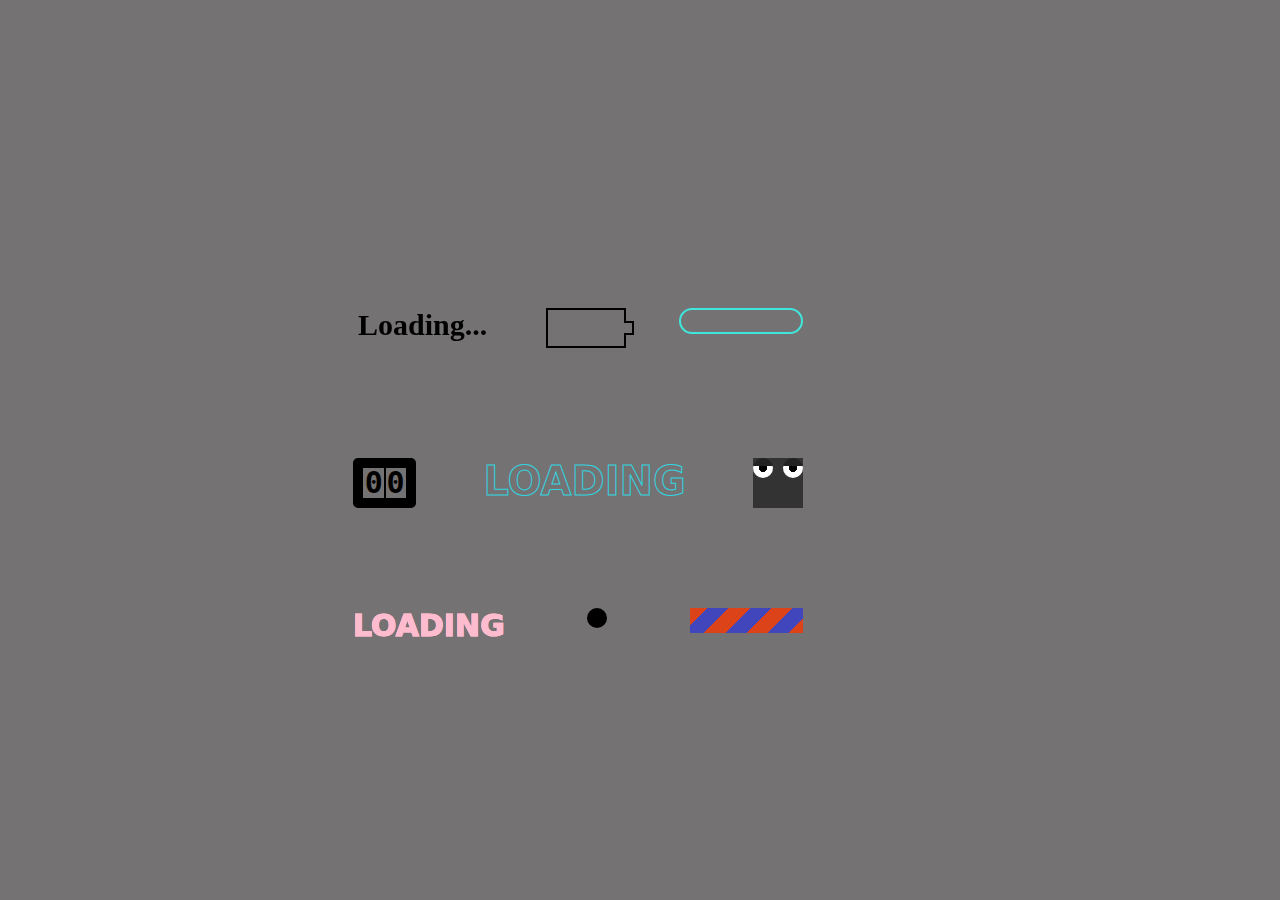
<file: animation/index.html>
<!doctype html>
<html lang="ja">

<head>
 <meta charset="utf-8">
 <title>animation</title>
 <link rel="stylesheet" href="css/style.css">
</head>

<body>
  
<div class="animation_box">
  <div class="loader"></div>
  <div class="loader1"></div>
  <div class="loader2"></div>
</div>
<div class="animation_box">
  <div class="loader3"></div>
  <div class="loader4"></div>
  <div class="loader5"></div>
</div>
<div class="animation_box">
  <div class="loader6"></div>
  <div class="loader7"></div>
  <div class="loader8"></div>
</div>

</body>

</html>
</file>
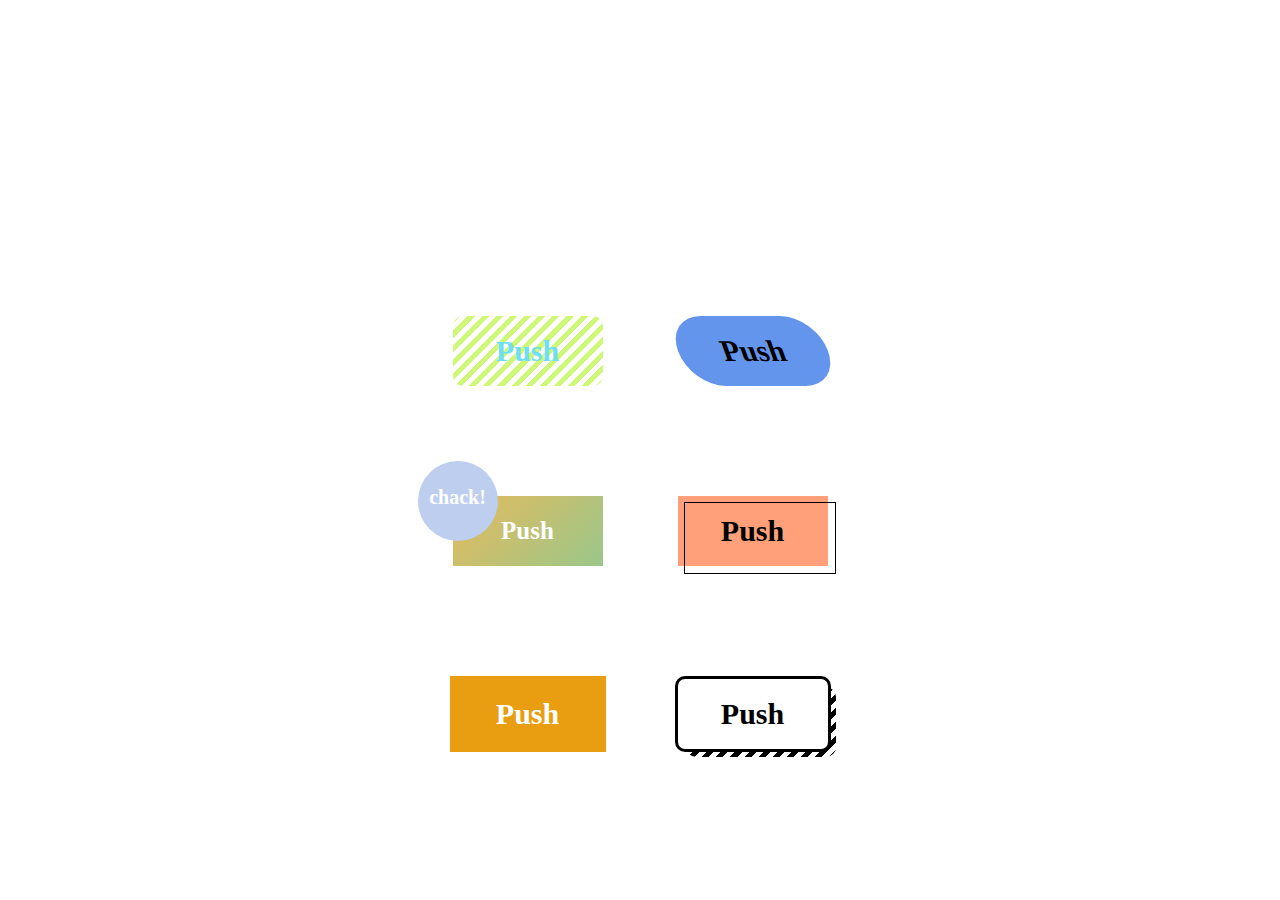
<file: button/index.html>
<!doctype html>
<html lang="ja">

<head>
 <meta charset="utf-8">
 <title>button | challenge</title>
 <link rel="stylesheet" href="css/style.css">
</head>

<body>
  <div>
    <ul>
      <li class="submitBtn1 btn"><p>Push</p></li>
      <li class="submitBtn2 btn"><p>Push</p></li>
      <li class="submitBtn3 btn"><p>Push</p></li>
      <li class="submitBtn4 btn"><p>Push</p></li>
      <li class="submitBtn5 btn"><p>Push</p></li>
      <li class="submitBtn6 btn"><p>Push</p></li>
    </ul>
  </div>
</body>

</html>
</file>
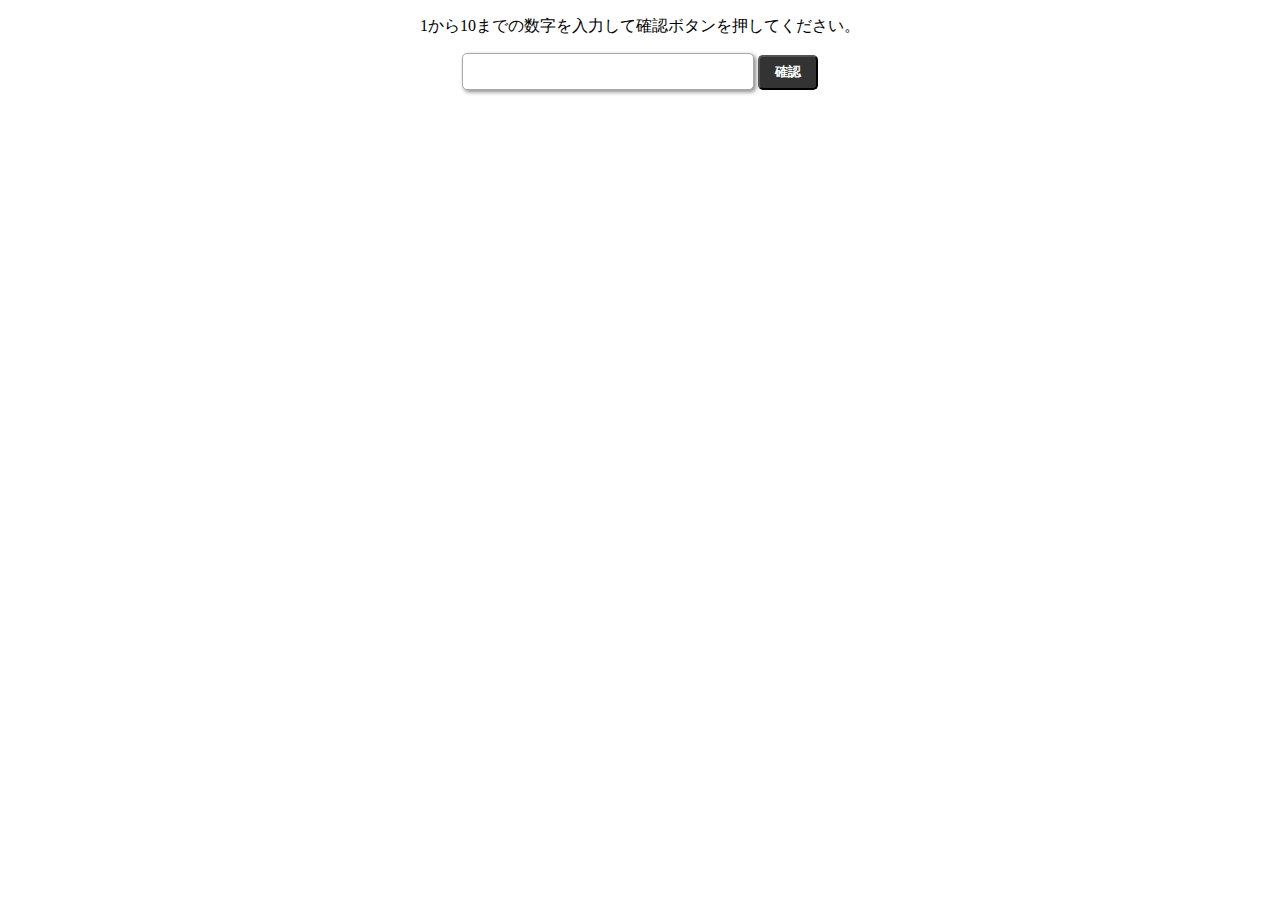
<file: challenge-dialog-original/index.html>
<!DOCTYPE html>
<html lang="ja">

<head>
  <meta charset="UTF-8">
  <meta name="viewport" content="width=device-width, initial-scale=1.0">
  <title>Document</title>
  <link rel="preconnect" href="https://fonts.googleapis.com">
<link rel="preconnect" href="https://fonts.gstatic.com" crossorigin>
<link href="https://fonts.googleapis.com/css2?family=Yomogi&display=swap" rel="stylesheet">
  <link rel="stylesheet" href="css/style.css">
</head>

<body>
  <p>1から10までの数字を入力して確認ボタンを押してください。</p>
  <form action="#" id="form">
    <input type="text" name="word">
    <input type="submit" value="確認">
  </form>
  <dialog id="myDialog">
    <p id="success"></p>
    <p id="success1"></p>
    <div class="container">
      <button class="button">  OK</button>
    </div>
  </dialog>
  <script src="js/main.js"></script>
</body>

</html>
</file>
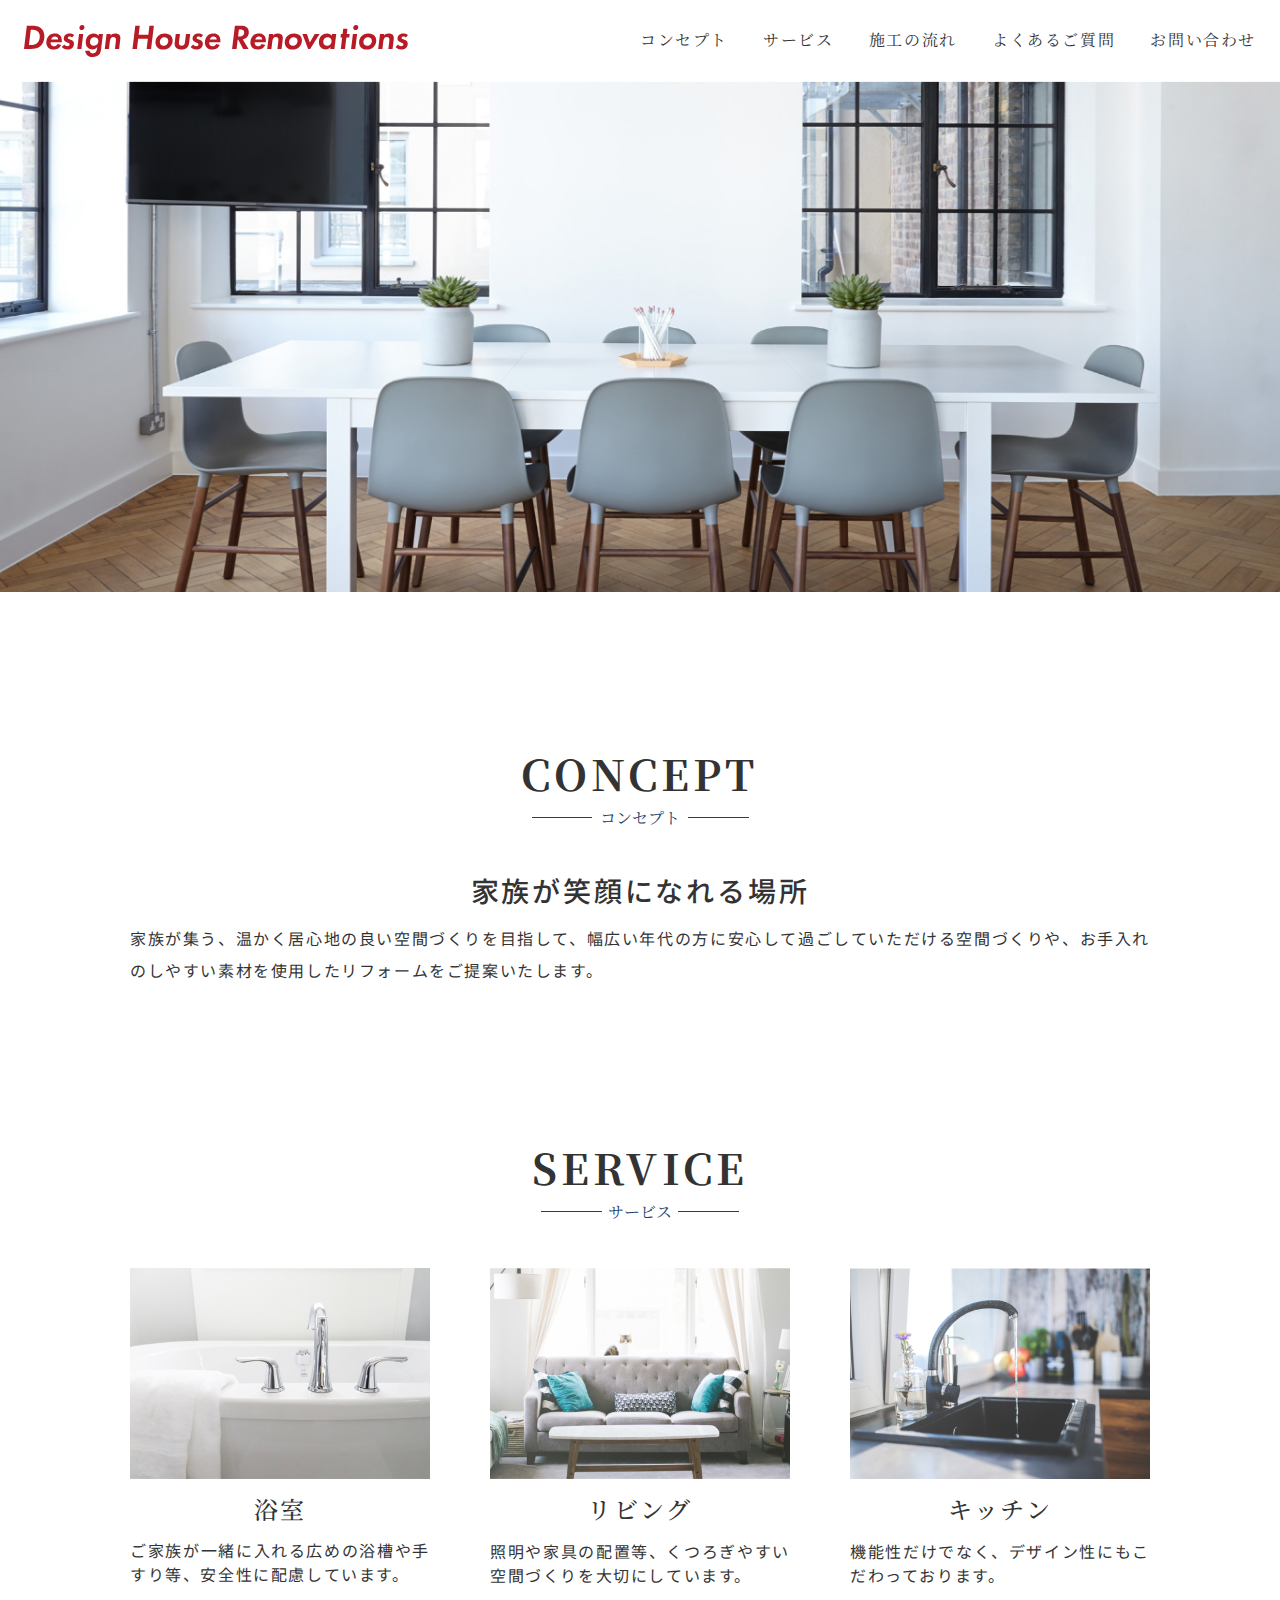
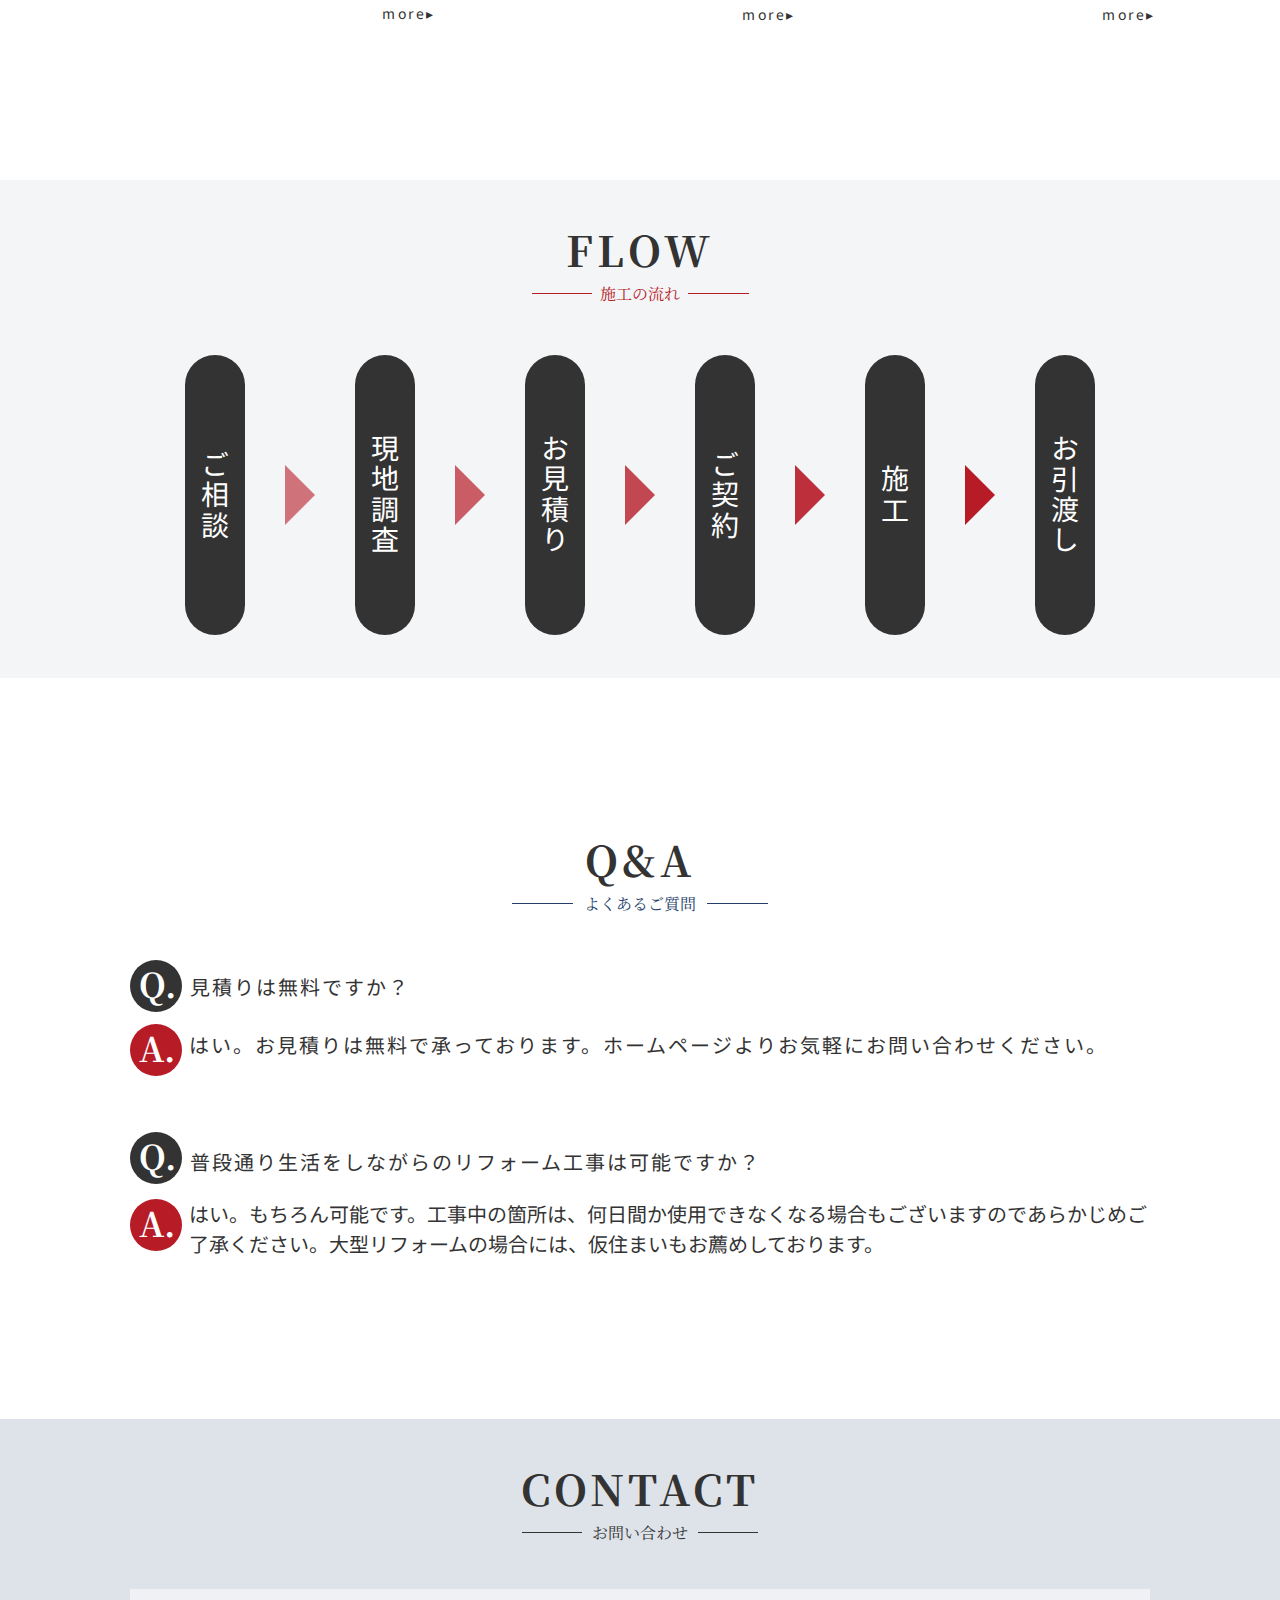
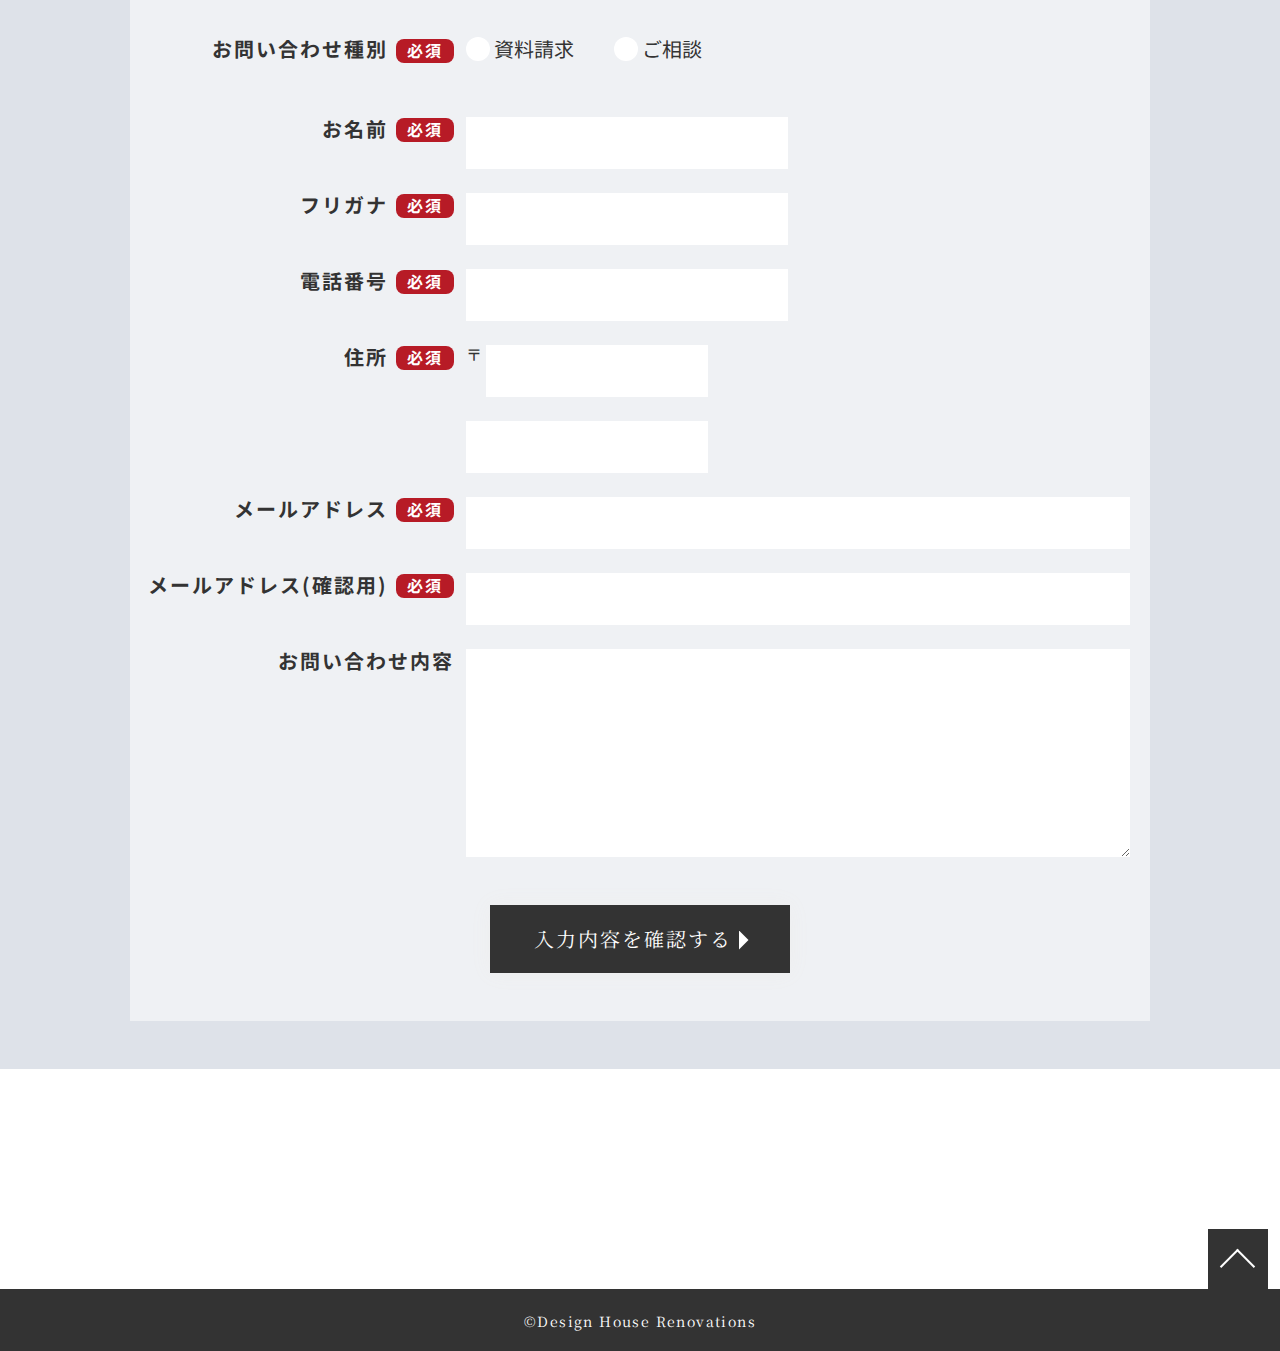
<file: design-haouse-renovations/index.html>
<!DOCTYPE html>
<html lang="ja">
<head>
  <meta charset="UTF-8">
  <meta name="viewport" content="width=device-width, initial-scale=1.0">
  <title>Design House Renovations</title>
  <link rel="stylesheet" href="css/reset.css">

  <link rel="preconnect" href="https://fonts.googleapis.com">
  <link rel="preconnect" href="https://fonts.gstatic.com" crossorigin>
  <link href="https://fonts.googleapis.com/css2?family=Noto+Sans+JP:wght@100..900&family=Noto+Serif+JP:wght@200..900&display=swap" rel="stylesheet">
  <link rel="stylesheet" href="css/style.css">
</head>

<body>
  <header>
    <div class="menu_box">
    <h1>
      <img src="images/logo.svg" alt="Design House Renovations" class="logo">
    </h1>
      <nav class="gMenu" id="js_gMenu">
        <input type="checkbox" id="menu-btn" class="menu-btn">
        <label class="menu-icon" for="menu-btn">
        <span class="nav_icon"></span>
      </label>
      <ul class="menu" id="js_menu">
        <li class="serif"><a href="#concept" class="menu_text" id="conc">コンセプト</a></li>
        <li class="serif"><a href="#service" class="menu_text" id="ser">サービス</a></li>
        <li class="serif"><a href="#flow" class="menu_text" id="flo">施工の流れ</a></li>
        <li class="serif"><a href="#question" class="menu_text" id="que">よくあるご質問</a></li>
        <li class="serif"><a href="#contact" class="menu_text" id="cont">お問い合わせ</a></li>
      </ul>
        </nav>
    </div>
  </header>

  <main>
    <picture>
      <!-- ブラウザ幅1023～768pxまでsampleの画像が表示 -->
      <source srcset="./images/pc-main_mask_group.jpg" media="(min-width: 768px)" type="image/png" class="main_images1">
      <!-- ブラウザ幅767px～から最小幅までsample2の画像が表示 -->
      <img src="./images/main_hero_3.jpg" alt="リビング" class="main_images2">
    </picture>

      <section id="concept">
        <div class="concept_box">
          <h2 class="serif">CONCEPT</h2>
          <p class="serif sub">コンセプト</p>
          <p class="text1">家族が笑顔になれる場所</p>
          <p class="text2">
            家族が集う、温かく居心地の良い空間づくりを目指して、幅広い年代の方に安心して過ごしていただける空間づくりや、お手入れのしやすい素材を使用したリフォームをご提案いたします。
          </p>
        </div>
      </section>

      <section id="service">
        <h2 class="serif">SERVICE</h2>
        <p class="serif sub">サービス</p>

        <div class="container_box">
          <section>
              <div class="container">
                <figure class="photo">
                  <img src="./images/main-list-1-img.jpg" alt="浴室" class="icon">
                </figure>
                <h3 class="serif">浴室</h3>
                <p class="text2 service_text">ご家族が一緒に入れる広めの浴槽や手すり等、安全性に配慮しています。</p>
                <p class="text3"><a href="#" class="more">more▸</a></p>
              </div>
          </section>
          <section id="center-image">
              <div class="container">
                <figure class="photo">
                  <img src="./images/main_list_2_img.jpg" alt="リビング" class="icon">
                </figure>
                <h3 class="serif">リビング</h3>
                <p class="text2 service_text">照明や家具の配置等、くつろぎやすい空間づくりを大切にしています。</p>
                <p class="text3"><a href="#">more▸</a></p>
              </div>
          </section>
          <section >
              <div class="container">
                <figure class="photo">
                  <img src="./images/main_list_3_img.jpg" alt="キッチン" class="icon">
                </figure>
                <h3 class="serif">キッチン</h3>
                <p class="text2 service_text">機能性だけでなく、デザイン性にもこだわっております。</p>
                <p class="text3"><a href="#">more▸</a></p>
              </div>
          </section>
        </div>
        </section>

      <section id="flow">
        <h2 class="serif">FLOW</h2>
        <p class="serif sub">施工の流れ</p>

          <ol>
            <li class="flow1">ご相談</li>
            <li class="arrow1"></li>
            <li class="flow1">現地調査</li>
            <li class="arrow2"></li>
            <li class="flow1">お見積り</li>
            <li class="arrow3"></li>
            <li class="flow1">ご契約</li>
            <li class="arrow4"></li>
            <li class="flow1">施工</li>
            <li class="arrow5"></li>
            <li class="flow1">お引渡し</li>
          </ol>
      </section>

      <section id="question">
        <div class="question_box">
          <h2 class="serif">Q&A</h2>
          <p class="serif sub">よくあるご質問</p>
          <div class="question1">
            <div class="question">
              <p class="serif icon1">Q.</p>
              <p class="text4" id="text_a" >見積りは無料ですか？</p>
            </div>
            <div class="answer">
              <p class="serif icon2">A. </p>
              <p class="text4" id="text_b">はい。お見積りは無料で承っております。ホームページよりお気軽にお問い合わせください。</p>
            </div>
          </div>
          <div class="question2">
            <div class="question">
              <p class="serif icon1">Q.</p>
              <p class="text4" id="text_c">普段通り生活をしながらのリフォーム工事は可能ですか？</p>
            </div>
            <div class="answer">
              <p class="serif icon2">A.</p>
              <p class="text0" id="text_d">はい。もちろん可能です。工事中の箇所は、何日間か使用できなくなる場合もございますのであらかじめご了承ください。大型リフォームの場合には、仮住まいもお薦めしております。</p>
            </div>
          </div>
        </div>
      </section>

      <section id="contact">
          <h2 class="serif">CONTACT</h2>
          <p class="serif sub">お問い合わせ</p>

        <form>
          <div class="form_box1">
            <p class="text5"><label>お問い合わせ種別<span class="icon3">必須</span></label></p>
            <p class="radio_box">
              <label class="radio1"><input type="radio" name="attend" value="資料請求">資料請求</label>
              <label class="radio2"><input type="radio" name="attend" value="ご相談">ご相談</label>
            </p>
          </div>
          <div class="form_box">
            <p class="text5"><label>お名前<span class="icon3">必須</span></label></p>
            <p class="small_box"><input type="text" name="user_name" class="text_box1"></p>
          </div>
          <div class="form_box">
            <p class="text5"><label>フリガナ<span class="icon3">必須</span></label></p>
            <p class="small_box"><input type="text" name="user_name" class="text_box1"></p>
          </div>
          <div class="form_box">
            <p class="text5"><label>電話番号<span class="icon3">必須</span></label></p>
            <p class="small_box"><input type="text" name="user_number" class="text_box1"></p>
          </div>
          <div class="form_box">
            <p class="text5"><label>住所<span class="icon3">必須</span></label></p>
            <div class="address">
              <p><span>&#12306;</span>
                <input type="text" class="address1" name="user_address"></p>
                <input type="text" name="user_address" class="text_box2">
            </div>
            </div>
          <div class="form_box">
              <p class="text5"><label>メールアドレス<span class="icon3">必須</span></label></p>
              <p class="big_box"><input type="email" name="user_mail" class="text_box2"></p>
          </div>
          <div class="form_box">
              <p class="text5"><label>メールアドレス(確認用)<span class="icon3">必須</span></label></p>
              <p class="big_box"><input type="email" name="user_mail" class="text_box2"></p>
          </div>
          <div class="form_box">
              <p class="text5"><label>お問い合わせ内容</label></p>
              <p class="big_box"><textarea name="message"></textarea></p>
          </div>
            <div class="serif submit"><p class="arrow"><input type="submit" value="入力内容を確認する  "></p></div>
        </form>
      </section>
  </main>

    <footer>
      <!-- 矢印上に戻るボタン -->
        <p class="button"><a class="button1" href="#"></a></p>
        <p class="copyright"><small class="serif">&copy;Design House Renovations </small></p>
    </footer>
    <script src="script.js"></script>
</body>
</html>
</file>
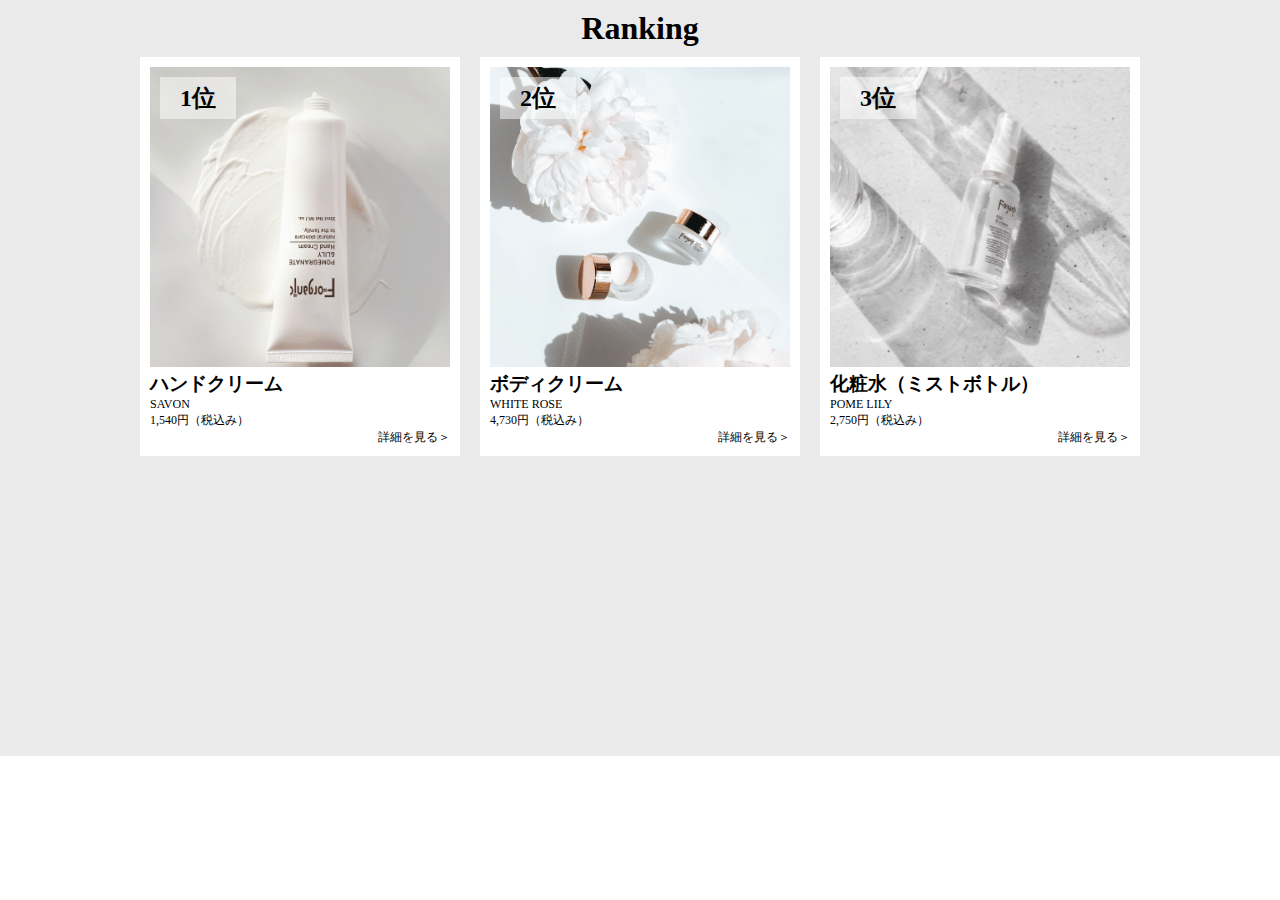
<file: position/index.html>
<!DOCTYPE html>
<html lang="ja">

<head>
 <meta charset="utf-8">
 <title>position | mini</title>
 <meta name="viewport" content="width=device-width, initial-scale=1.0">
 <link rel="stylesheet" href="css/style.css">
</head>

<body>
  <header>
    <div>
    <h1>
      Ranking
    </h1>
    <nav>
      <ol>
        <li><h2>1位</h2><img src="images/rank_1.png" alt="">
          <h3>ハンドクリーム</h3>
          <p class="brand">
            SAVON<br>
            1,540円（税込み）
          </p>
          <p class="detail">
            詳細を見る＞
          </p>

        </li>
        <li><h2>2位</h2><img src="images/rank_2.png" alt="">
          <h3>ボディクリーム</h3>
          <p class="brand">
            WHITE ROSE<br>
            4,730円（税込み）
          </p>
          <p class="detail">
            詳細を見る＞
          </p></li>
        <li><h2>3位</h2><img src="images/rank_3.png" alt="">
          <h3>化粧水（ミストボトル）</h3>
          <p>
            POME LILY<br>
            2,750円（税込み）
          </p>
          <p class="detail">
            詳細を見る＞
          </p></li>
      </ol>
    </nav>
  </div>
  <!-- /.innerWrap -->
  </header>
</body>

</html>
</file>
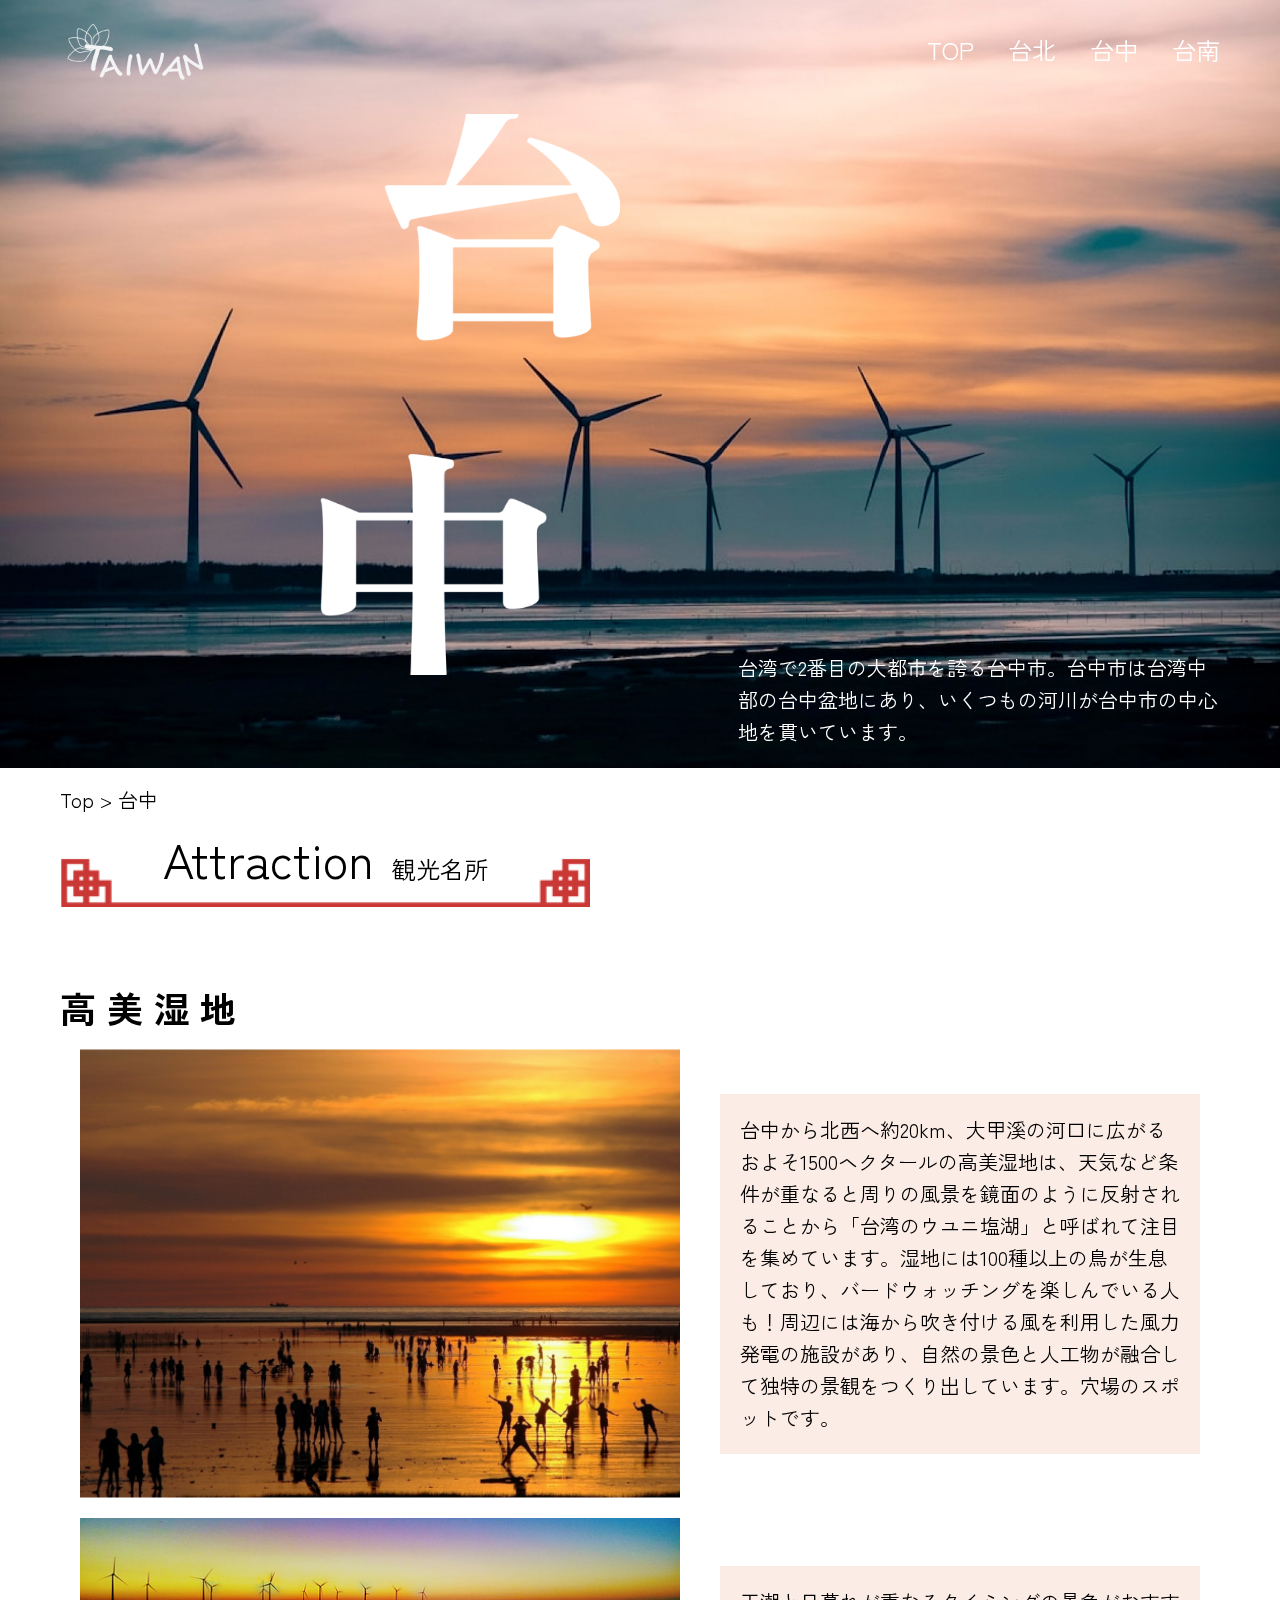
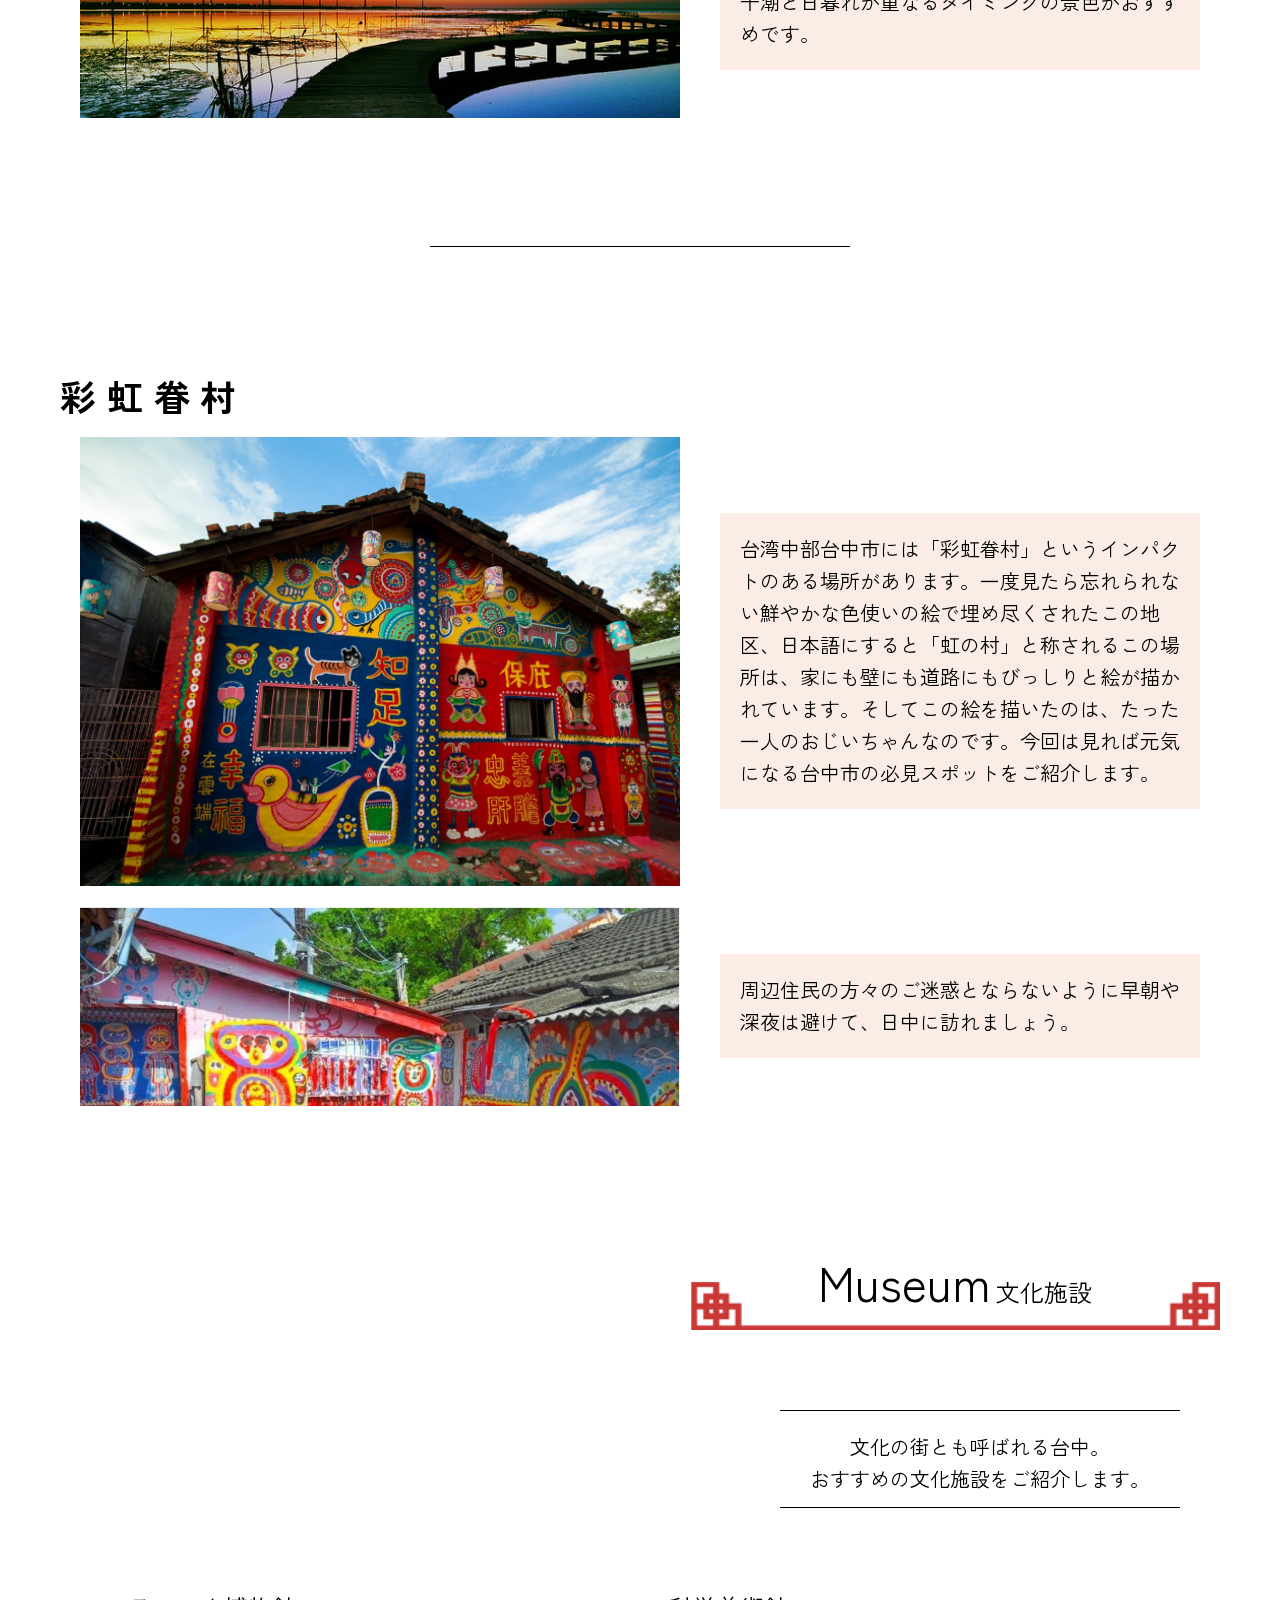
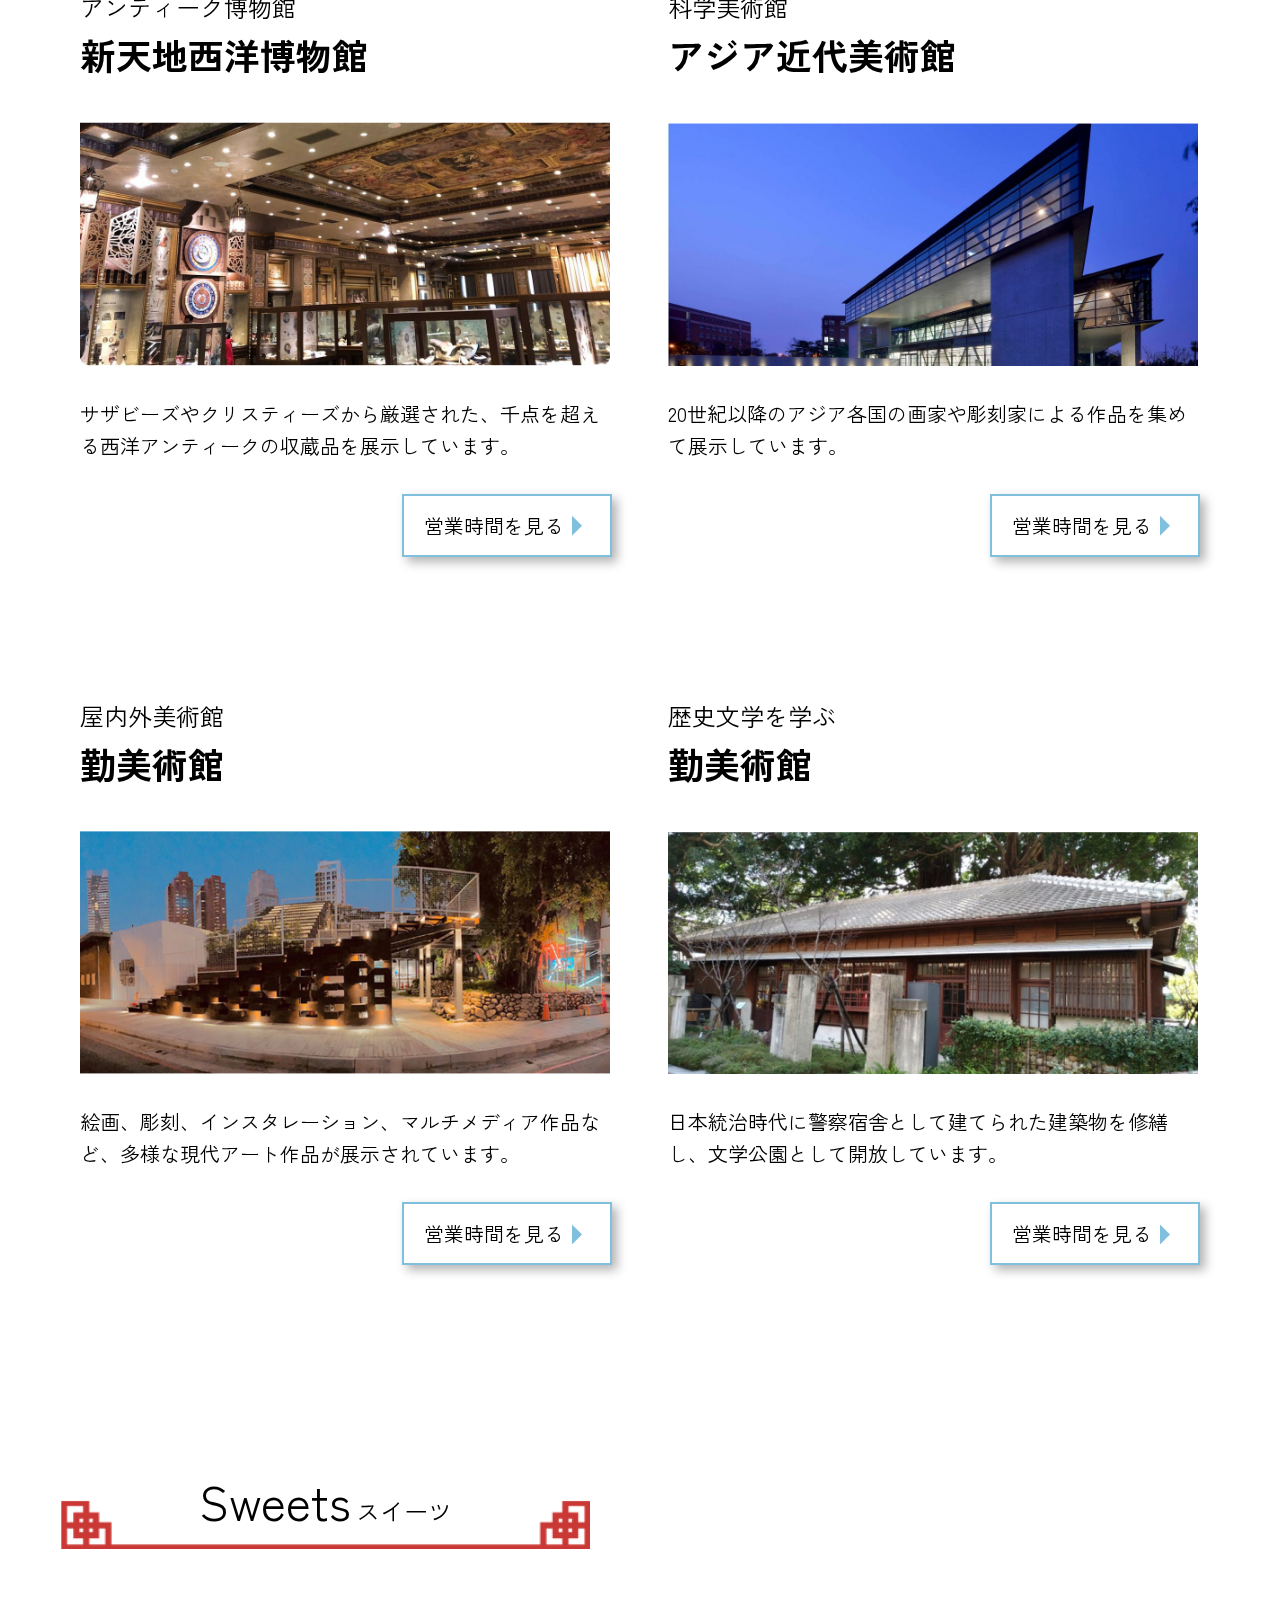
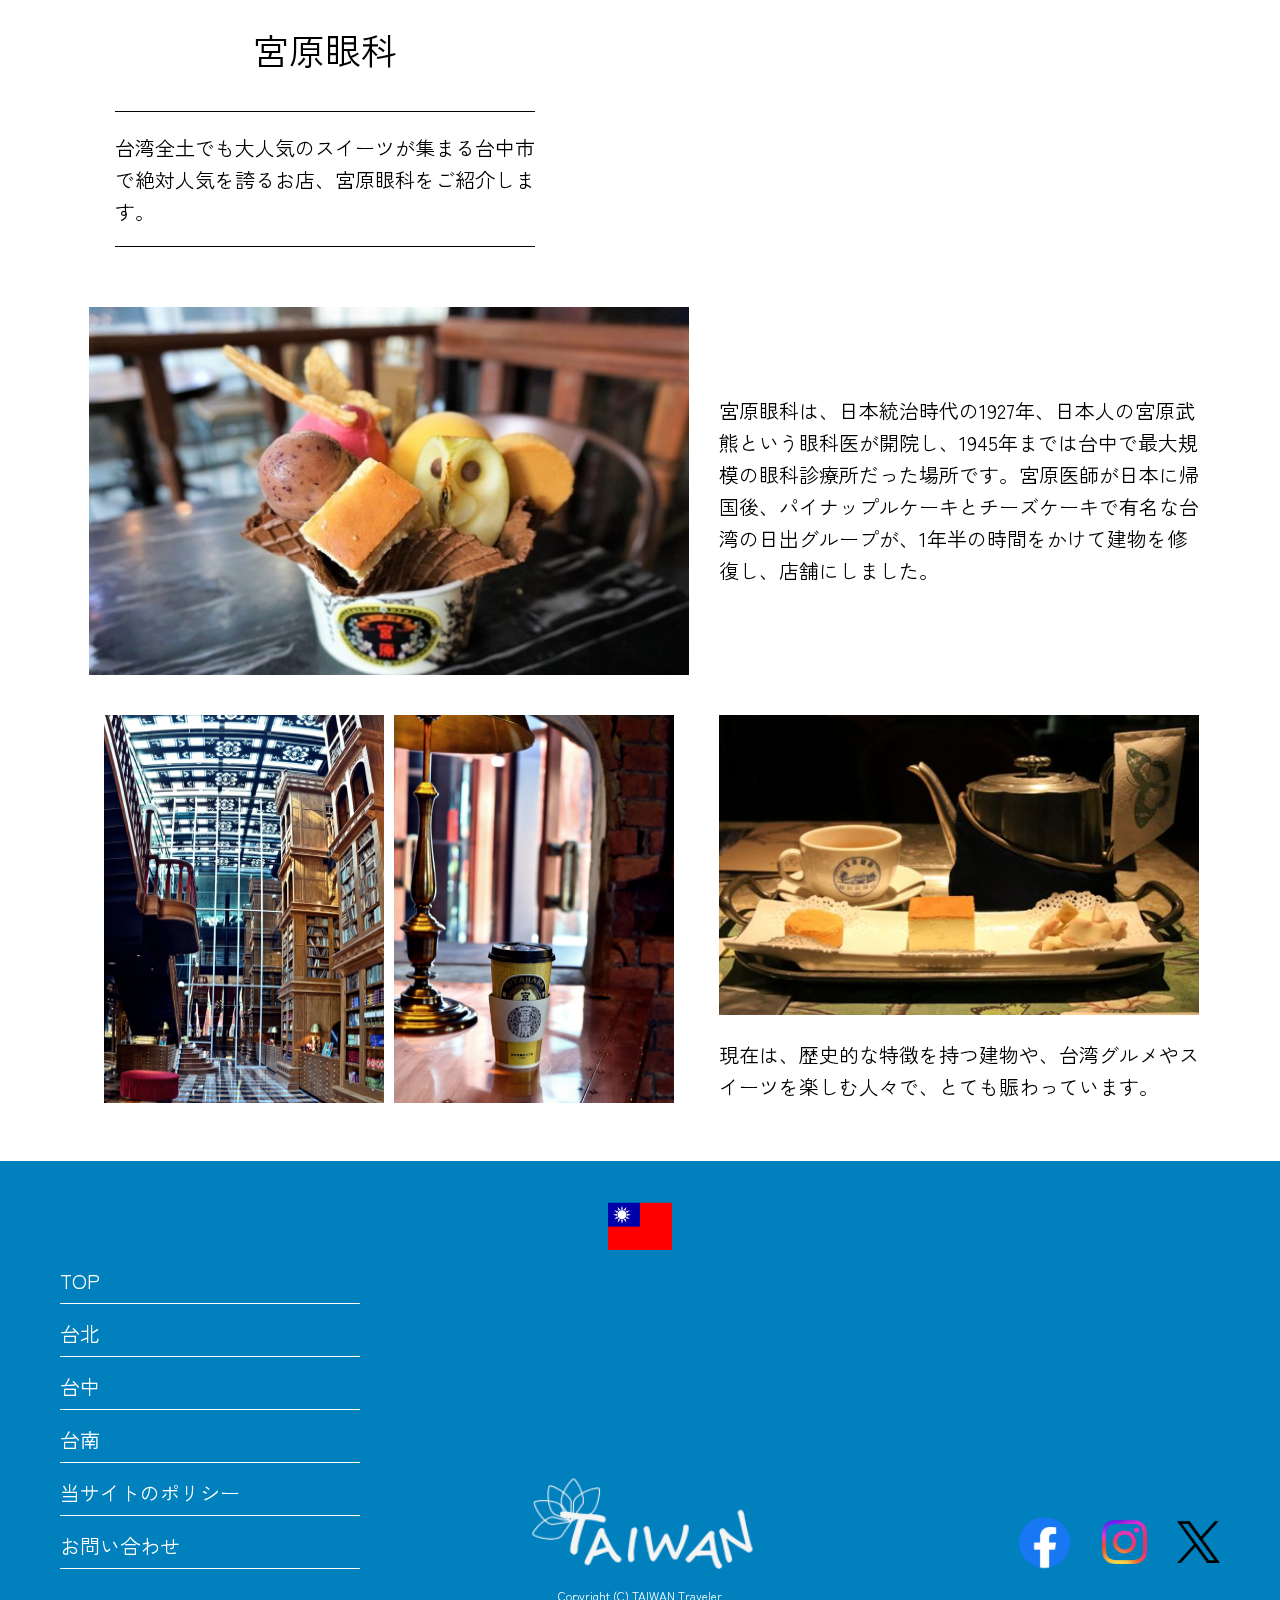
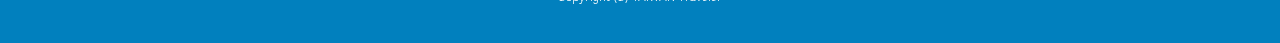
<file: taiwan-site/tachung/index.html>
<!DOCTYPE html>
<html lang="ja">

<head>
  <meta charset="UTF-8">
  <meta name="viewport" content="width=device-width, initial-scale=1.0">
  <link rel="stylesheet" href="../common/css/reset.css">
  <link rel="stylesheet" href="css/taichung.css">
  <link rel="stylesheet" href="../common/css/common.css">
  <link rel="preconnect" href="https://fonts.googleapis.com">
  <link rel="preconnect" href="https://fonts.gstatic.com" crossorigin>
  <link href="https://fonts.googleapis.com/css2?family=Zen+Kaku+Gothic+New&display=swap" rel="stylesheet">
  <title>台中|TAIWAN</title>
</head>

<body>
  <header>
      <div class="header_inner">
        <a href="../index.html"><img src="../common/image/header/header_logo.png" alt="台湾ロゴ" class="mini_logo"></a>

        <h1><img src="image/sp/logo_sp.png" alt="logo" class="logo"></h1>
        <p class="top_text">台湾で2番目の大都市を誇る台中市。台中市は台湾中部の台中盆地にあり、いくつもの河川が台中市の中心地を貫いています。</p>

            <nav class="gMenu">
          <!-- メニュー開閉用 -->
          <input type="checkbox" id="menu-btn" class="menu-btn">
          <!-- アイコン作成用 -->
          <label class="menu-icon" for="menu-btn">
              <!-- 線作成用 -->
              <div class="circle"><span class="nav_icon"></span></div>
          </label>
          <!-- メニュー -->
          <div class="menu_box">
              <p class="logo_box"><a href="../index.html"><img src="../common/image/header/header_logo.png" alt="ちいさいロゴ" class="small_logo"></a></p>
              <ul class="menu">
                  <li><a href="../index.html">TOP</a></li>
                  <li><a href="../taipei/index.html">台北</a></li>
                  <li><a href="../tachung/index.html">台中</a></li>
                  <li><a href="../tainan/index.html">台南</a></li>
              </ul>
          </div>
            </nav>
      </div>
  </header>

  <main>
       <div class="main_inner">
         <a href="../index.html" class="guidance">Top &gt; 台中</a>
        <section id="attraction">
               <h3 class="text">Attraction <span class="sub">観光名所</span></h3>
         
               <p class="place_name1">高美湿地</p>
           <div class="attraction_box">
             <img src="image/sp/image1.jpg" alt="高美湿地風景" class="photo1">
             <div class="pink_box">
               <p class="attraction_text">
              台中から北西へ約20km、大甲溪の河口に広がるおよそ1500ヘクタールの高美湿地は、天気など条件が重なると周りの風景を鏡面のように反射されることから「台湾のウユニ塩湖」と呼ばれて注目を集めています。湿地には100種以上の鳥が生息しており、バードウォッチングを楽しんでいる人も！周辺には海から吹き付ける風を利用した風力発電の施設があり、自然の景色と人工物が融合して独特の景観をつくり出しています。穴場のスポットです。
               </p>
             </div>
           </div>
           <div class="attraction_box">
            <picture>
              <!-- ブラウザ幅1023～768pxまでsampleの画像が表示 -->
              <source srcset="image/pc/image1_sub.jpg" media="(min-width: 768px)" type="image/png" class="photo2">
              <!-- ブラウザ幅767px～から最小幅までsample2の画像が表示 -->
              <img src="image/sp/image1_sub.jpg" alt="高美湿地イメージ写真" class="photo2">
            </picture>
             <div class="pink_box">
               <p class="attraction_text">干潮と日暮れが重なるタイミングの景色がおすすめです。</p>
             </div>
           </div>
         
              <div class="border"></div>
         
            <p class="place_name1">彩虹眷村</p>
              <div class="attraction_box">
                <img src="image/sp/image2_sp.jpg" alt="彩虹眷村風景" class="photo1">
                <div class="pink_box">
                 <p class="attraction_text">
                  台湾中部台中市には「彩虹眷村」というインパクトのある場所があります。一度見たら忘れられない鮮やかな色使いの絵で埋め尽くされたこの地区、日本語にすると「虹の村」と称されるこの場所は、家にも壁にも道路にもびっしりと絵が描かれています。そしてこの絵を描いたのは、たった一人のおじいちゃんなのです。今回は見れば元気になる台中市の必見スポットをご紹介します。
                 </p>
                </div>
              </div>
               <div class="attraction_box">
                <picture>
                  <!-- ブラウザ幅1023～768pxまでsampleの画像が表示 -->
                  <source srcset="image/pc/image2_sub.jpg" media="(min-width: 768px)" type="image/png" class="photo2">
                  <!-- ブラウザ幅767px～から最小幅までsample2の画像が表示 -->
                  <img src="image/sp/image2_sb_sp.jpg" alt="彩虹眷村イメージ写真" class="photo2">
                </picture>
                 <div class="pink_box">
                   <p class="attraction_text">周辺住民の方々のご迷惑とならないように早朝や深夜は避けて、日中に訪れましょう。</p>
                 </div>
               </div>
          </section>
             
        <section id="museum">
          <div class="museum_title">
            <h3 class="text">Museum<span class="sub">文化施設</span></h3>
              <p class="taichung_text1">文化の街とも呼ばれる台中。<br>
                 おすすめの文化施設をご紹介します。
              </p>
          </div>

            <div class="museum_inner">
              <div class="museum_box">
                <p class="museum_title1">アンティーク博物館<br>
                  <span class="museum_title2">新天地西洋博物館</span>
                </p>
                  <img src="image/sp/museum1_sp.jpg" alt="新天地西洋博物館" class="photo">
                  <p class="museum_text1">
                     サザビーズやクリスティーズから厳選された、千点を超える西洋アンティークの収蔵品を展示しています。
                  </p>
                  <div class="submit"><input type="submit" value="営業時間を見る" id="submit1"></div>
              </div>
              <div class="museum_box">
                <p class="museum_title1">科学美術館<br>
                <span class="museum_title2">アジア近代美術館</span>
                </p>
                  <img src="image/sp/museum2_sp.jpg" alt="アジア近代美術館" class="photo">
                  <p class="museum_text1">
                     20世紀以降のアジア各国の画家や彫刻家による作品を集めて展示しています。
                  </p>
                  <div class="submit"><input type="submit" value="営業時間を見る" id="submit2"></div>
              </div>
            </div>

            <div class="museum_inner">
              <div class="museum_box">
                <p class="museum_title1">屋内外美術館<br>
                <span class="museum_title2">勤美術館</span>
                </p>
                  <img src="image/sp/museum3_sp.jpg" alt="勤美術館" class="photo">
                  <p class="museum_text1">
                   絵画、彫刻、インスタレーション、マルチメディア作品など、多様な現代アート作品が展示されています。
                  </p>
                  <div class="submit"><input type="submit" value="営業時間を見る" id="submit3"></div>
              </div>
              <div class="museum_box">
                <p class="museum_title1">歴史文学を学ぶ<br>
                <span class="museum_title2">勤美術館</span>
                </p>
                  <img src="image/sp/museum4_sp.jpg" alt="勤美術館" class="photo">
                  <p class="museum_text1">
                   日本統治時代に警察宿舎として建てられた建築物を修繕し、文学公園として開放しています。
                  </p>
                  <div class="submit"><input type="submit" value="営業時間を見る" id="submit4"></div>
              </div>
            </div>
        </section>
         
        <section id="sweets">
          <div class="sweets_inner">
            <div class="sweets_box1">
              <h3 class="text">Sweets<span class="sub">スイーツ</span></h3>
              <p class="place_name2">宮原眼科</p>
                <p class="sweets_text1">台湾全土でも大人気のスイーツが集まる台中市で絶対人気を誇るお店、宮原眼科をご紹介します。</p>
            </div>
                <div class="sweets_grid">
                  <img src="image/sp/sweets1_sp.jpg" alt="スイーツ写真" class="sweets_photo1">
                  <p class="sweets_text2">
                   宮原眼科は、日本統治時代の1927年、日本人の宮原武熊という眼科医が開院し、1945年までは台中で最大規模の眼科診療所だった場所です。宮原医師が日本に帰国後、パイナップルケーキとチーズケーキで有名な台湾の日出グループが、1年半の時間をかけて建物を修復し、店舗にしました。
                  </p>
                  <div class="sub_box1">
                    <img src="image/sp/sweets2_sp.jpg" alt="宮原眼科イメージ写真" class="sweets_sub1">
                    <img src="image/sp/sweets3_sp.jpg" alt="宮原眼科イメージ写真" class="sweets_sub2">
                  </div>
                    <p class="sweets_text3">現在は、歴史的な特徴を持つ建物や、台湾グルメやスイーツを楽しむ人々で、とても賑わっています。</p>
                    <img src="image/sp/sweets4_sp.jpg" alt="スイーツ写真" class="sweets_photo2">
                </div>
          </div>
        </section>
       </div>
       <div class="btn_box"><a href="#"><img src="../common/image/footer/top_btn.png" alt="上に戻る" class="top_btn"></a></div>
  </main>
  <footer>
    <div class="footer_inner">
        <img src="../common/image/footer/flag.png" alt="国旗" class="footer_flag">
        <div class="footer_box">
            <ul class="footer_list">
                <li class="list1"><a href="../index.html">TOP</a></li>
                <li class="list1"><a href="taipei/">台北</a></li>
                <li class="list1"><a href="tachung/">台中</a></li>
                <li class="list1"><a href="tainan/">台南</a></li>
                <li class="list1"><a href="../index.html">当サイトのポリシー</a></li>
                <li class="list2"><a href="../index.html">お問い合わせ</a></li>
            </ul>
            <p><a href="../index.html"><img src="../common/image/header/header_logo.png" alt="ロゴ" class="footer_logo"></a></p>
            <div class="sns_box">
                <a href="https://facebook.com/"><img src="../common/image/footer/facebook.png" alt="フェイスブック" class="facebook"></a>
                <a href="https://instagram.com/"><img src="../common/image/footer/instagram.png" alt="インスタグラム" class="instagram"></a>
                <a href="https://x.com/"><img src="../common/image/footer/x.png" alt="エックス" class="x"></a>
            </div>
        </div>
        <small>
            <p class="copyright">Copyright (C) TAIWAN Traveler</p>
        </small>
    </div>
</footer>
  <dialog id="taichung_dialog1">
      <div class="check">
        <button id="button1"></button>
      </div>
      <div class="dialog_wrapper">
         <p class="modal_title">新天地西洋博物館</p>
         <div class="modal_box">
         <img src="image/pc/modal1.jpg" alt="" id="modal_img1">
         <img src="image/pc/modal2.jpg" alt="" id="modal_img2">
        </div>
        <p class="modal_text">営業時間：10:00〜18:00<br>
        住所：台湾台中市東区旱渓東路一段456号1階</p>
    </div>
  </dialog>
  <dialog id="taichung_dialog2">
    <div class="check">
      <button id="button2"></button>
    </div>
    <div class="dialog_wrapper">
       <p class="modal_title">アジア近代美術館</p>
       <div class="modal_box">
       <img src="image/pc/modal3.jpg" alt="" id="modal_img3">
       <img src="image/pc/modal4.jpg" alt="" id="modal_img4">
      </div>
      <p class="modal_text">営業時間：09:30～17:00<br>
      住所：台中市霧峰區柳豐路500號</p>
  </div>
  </dialog>
  <dialog id="taichung_dialog3">
    <div class="check">
      <button id="button3"></button>
    </div>
    <div class="dialog_wrapper">
       <p class="modal_title">勤美術館</p>
       <div class="modal_box">
       <img src="image/pc/modal5.jpg" alt="" id="modal_img5">
       <img src="image/pc/modal6.jpg" alt="" id="modal_img6">
      </div>
      <p class="modal_text">営業時間：09:00〜17:00<br>
      住所：台中市西區館前路71號</p>
  </div>
</dialog>
<dialog id="taichung_dialog4">
  <div class="check">
    <button id="button4"></button>
  </div>
  <div class="dialog_wrapper">
     <p class="modal_title">台中文学館</p>
     <div class="modal_box">
     <img src="image/pc/modal7.jpg" alt="" id="modal_img7">
     <img src="image/pc/modal8.jpg" alt="" id="modal_img8">
    </div>
    <p class="modal_text">営業時間：09:00〜17:00<br>
    住所：台中市楽群街38号</p>
</div>
</dialog>
  <script src="js/taichung.js"></script>

</body>

</html>
</file>
<file: animation/css/style.css>
@charset "utf-8";


body {
 position: absolute;
 top: 25%;
 left: 25%;
 background-color: #747273;
}
.animation_box {
  display: flex;
  justify-content: space-between;
  width: 500px;
  height: 100px;
  margin: 50px auto;
}

/* ver1 */
.loader {
  width: fit-content;
  height: 35px;
  font-weight: bold;
  font-size: 30px;
  background: linear-gradient(135deg,#0000 calc(50% - 0.5em),#51dc56 0 calc(50% + 0.5em),#0000 0) right/300% 100%;
  animation: l 2s infinite;
}
.loader::before {
  content: "Loading...";
  color: #0000;
  padding: 0 5px;
  background: inherit;
  background-image: linear-gradient(135deg,#40e66f calc(50% - 0.5em),#fff 0 calc(50% + 0.5em),#000 0);
  -webkit-background-clip:text;
          background-clip:text;
}

@keyframes l{
  100%{background-position: left}
}


/* ver2 */
.loader1 {
  width: 80px;
  height: 40px;
  color: #000;
  border: 2px solid currentColor;
  border-right-color: transparent;
  padding: 3px;
  background: 
    repeating-linear-gradient(90deg,currentColor 0 10px,#0000 0 15px) 
    0/0% no-repeat content-box content-box;
  position: relative;
  box-sizing: border-box;
  animation: l5 2s infinite steps(6);
}
.loader1::before {
  content: "";
  position: absolute;
  top: -2px;
  bottom: -2px;
  left: 100%;
  width: 10px;
  background:
    linear-gradient(
        #0000   calc(50% - 7px),currentColor 0 calc(50% - 5px),
        #0000 0 calc(50% + 5px),currentColor 0 calc(50% + 7px),#0000 0) left /100% 100%,
    linear-gradient(currentColor calc(50% - 5px),#0000        0 calc(50% + 5px),currentColor 0) left /2px 100%,
    linear-gradient(#0000        calc(50% - 5px),currentColor 0 calc(50% + 5px),#0000        0) right/2px 100%;
  background-repeat:no-repeat;
}
@keyframes l5 {
    100% {background-size:120%}
}

/* ver3 */
.loader2 {
  width: 120px;
  height: 22px;
  border-radius: 20px;
  color: #a059ec;
  border: 2px solid #40e6db;
  position: relative;
}
.loader2::before {
  content: "";
  position: absolute;
  margin: 2px;
  inset: 0 100% 0 0;
  border-radius: inherit;
  background: currentColor;
  animation: l6 2s infinite;
}
@keyframes l6 {
    100% {inset:0}
}

/* ver4 */
.loader3 {
  display: inline-flex;
  border: 10px solid #000;
  border-radius: 5px;
}
.loader3::before,
.loader3::after {
  content: "0 1 2 3 4 5 6 7 8 9 0";
  font-size: 30px;
  font-family: monospace;
  font-weight: bold;
  line-height: 1em;
  height: 1em;
  width: 1.2ch;
  text-align: center;
  outline:1px solid #000;
  color: #0000;
  text-shadow:0 0 0 #000;
  overflow: hidden; 
  animation: l4 2s infinite linear;
}
.loader3::before {
  animation-duration: 4s;
}
@keyframes l4 {
  100% {text-shadow:0 var(--t,-10em) 0 #000}
}

/* ver5 */
.loader4 {
  width: fit-content;
  font-size: 40px;
  font-family: system-ui,sans-serif;
  font-weight: bold;
  text-transform: uppercase;
  color: #00000000;
  -webkit-text-stroke: 1px #33d4e0;
  background: 
    linear-gradient(-60deg,#00000000 45%,#57e6df 0 55%,#0000 0) 
    0/300% 100% no-repeat text;
  animation: l3 2s linear infinite;
}
.loader4:before {
  content: "Loading";
}
@keyframes l3 {
  0%{background-position: 100%}
}

/* ver6 */
.loader5 {
  display: inline-flex;
  gap: 10px;
  background-color: #333;
}
.loader5:before,
.loader5:after {
  content: "";
  height: 20px;
  aspect-ratio: 1;
  border-radius: 50%;
  background:
    linear-gradient(#222 0 0) top/100% 40% no-repeat,
    radial-gradient(farthest-side,#000 95%,#0000) 50%/8px 8px no-repeat
    #fff;
  animation: l7 1.5s infinite alternate ease-in;
}
@keyframes l7 {
  0%,
  70% {background-size:100% 40%,8px 8px}
  85% {background-size:100% 120%,8px 8px}
  100% {background-size:100% 40%,8px 8px}
}

/* ver7 */
.loader6 {
  width: fit-content;
  font-size: 30px;
  font-family: system-ui,sans-serif;
  font-weight: bold;
  text-transform: uppercase;
  color: #00000000;
  -webkit-text-stroke: 1px #ffbccf;
  background: conic-gradient(#ffbccf 0 0) text;
  animation: l8 2s linear infinite;
}
.loader6:before {
  content: "Loading";
}
@keyframes l8 {
  0%,2%,8%,11%,15%,21%,30%,32%,35%,40%,46%,47%,53%,61%,70%,72%,77%,80%,86%   {background-size: 0    0   }
  1%,9%,10%,16%,20%,31%,34%,41%,45%,48%,52%,55%,60%,73%,76%,81%,85%,96%,100% {background-size: 100% 100%}
}


/* ver8 */
.loader7 {
  width: 20px;
  height: 20px;
  background: #000;
  border-radius: 50%;
  animation: l0 1s infinite linear alternate;
}
@keyframes l0 {
    0%  {box-shadow: 15px 0,-25px 0}
    50% {box-shadow: 15px 0,-15px 0}
    100%{box-shadow: 25px 0,-15px 0}
}
/* ver9 */
.loader8 {
  width: calc(80px / cos(45deg));
  height: 25px;
  background: repeating-linear-gradient(-45deg,#4246bc 0 15px,rgb(221, 67, 24) 15px 30px) left/200% 100%;
  animation: l3 2s infinite linear;
}
@keyframes l3 {
    100% {background-position:right}
}


.loader,
.loader1,
.loader2,
.loader3,
.loader4,
.loader5,
.loader6,
.loader7,
.loader8 {
  margin: 25px;
}
</file>
<file: button/css/style.css>
@charset "utf-8";

/* ↓ここにコードを追加 */
div {
    position: absolute;
    width: 60vw;
    margin: 0 auto;
    top: 30%;
    left: 50%;
    transform: translate(-50%);
}
ul {
    display: grid;
    grid-template-rows: 20vw 20vw 20vw;
    grid-template-columns: 50% 50%;
    padding: initial;
    list-style: none;
}
li {
    display: flex;
    justify-content: center;
    align-items: center;
    width: 150px;
    height: 70px;
    margin: 30px auto;
    font-weight: bold;
    font-size: 30px;
}
p {
    margin: 0;
}
.submitBtn1 {
    grid-row: 1 / 2;
    grid-column: 1 / 2;
    color: #70dff5;
    background: repeating-linear-gradient(-45deg, #cff878, #cff878 5px, #fff 5px, #fff 10px);
    border-radius: 10px;
}
.submitBtn1:hover {
    filter: grayscale(100%);
    transform: scale(0.8);
    transition-duration: 300ms;
}

.submitBtn2 {
    grid-row: 1 / 2;
    grid-column: 2 / 3;
    border-radius: 50px;
    background-color: cornflowerblue;
    transform: skewX(20deg);
}
.submitBtn2:hover {
    transform: skewx(0deg);
    filter: sepia(100%);
    transition-duration: 400ms;
}

.submitBtn3 {
    grid-row: 2 / 3;
    grid-column: 1 / 2;
    background-image: linear-gradient(135deg,#e6ba5d 0%,#9ac78a 100%);
    color: #fff;
    text-align: center;
    position: relative;
    font-size: 25px;
}
.submitBtn3::before {
    position: absolute;
    content: "chack!";
    width: 80px;
    height: 55px;
    padding: 25px 0 0;
    background-color: #bdceee;
    top: -35px;
    left: -35px;
    margin: auto;
    font-size: 20px;
    border-radius: 100px;
    margin:  0 0 0px;
    z-index: 1;
}
.submitBtn3:hover {
        animation: poyo2 .8s linear 0s 1 forwards;
        transform-origin: 50% 50%;
      }
      @keyframes poyo2 {
          0% { transform: scale(1); }
         50% { transform: scale(.9); }
         60% { transform: scale(1.1); }
         70% { transform: scale(.95); }
         80% { transform: scale(1.05); }
         90% { transform: scale(.98); }
        100% { transform: scale(1); }
      }

.submitBtn4 {
    grid-row: 2 / 3;
    grid-column: 2 / 3;
    background-color: lightsalmon;
    position: relative;
}
.submitBtn4::before {
    position: absolute;
    content: "";
    width: 100%;
    height: 100%;
    border: 1px solid;
    top: 1px;
    left: 1px;
    margin: 5px 5px;
}
.submitBtn4:hover {
    color: lightseagreen;
    background-color: lightpink;
    transition-duration: 300ms;
}
.submitBtn4:hover::before {
    top: -5px;
    left: -5px;
    transition-duration: 300ms;
}

.submitBtn5 {
    grid-row: 3 / 4;
    grid-column: 1 / 2;
    border:3px solid rgb(233, 157, 17);
    background-color: transparent;
    color: #fff;
    transition: .6s all;
    position: relative;
    overflow:hidden;
  }
  .submitBtn5::before {
    content: '';
    display: block;
    width: 100%;
    height: 100%;
    background-color: rgb(233, 157, 17);
    position: absolute;
    left: 0;
    top: 0;
    transition: .4s all;
    transform-origin: 50% 50%;
    z-index:-1;
  }

  .submitBtn5::after {
    content: '';
    display: block;
    width: 200%;
    height: 100%;
    background-color: #FFF;
    position: absolute;
    left: -50%;
    top: 0;
    transition: .4s all;
    transform: rotate(-290deg);
    transform-origin: 50% 50%;
    opacity: 0;
    z-index:-1;
  }
  .submitBtn5:hover {
    color: rgb(7, 238, 84);
    border:3px solid rgb(7, 238, 84);
  }
  .submitBtn5:hover::after {
    opacity: 1;
    transform: rotate(0);
  }
  
  .submitBtn6 {
    grid-row: 3 / 4;
    grid-column: 2 / 3;
    position: relative;
    background: #fff;
    border: solid 3px #000000;
    border-radius: 10px;
    color: #000000;
    top: 0;
    left: 0;
  }
  
  .submitBtn6::after {
    content: "";
    position: absolute;
    top: 8px;
    left: 8px;
    width: 100%; /* 幅を指定して疑似要素を表示させる */
    height: 100%; /* 高さを指定して疑似要素を表示させる */
    background: repeating-linear-gradient(-45deg, #000, #000 5px, #fff 5px, #fff 10px);
    border-radius: 10px;
    z-index: -1;
  }
  
  .submitBtn6:hover {
    top: 3px;
    left: 3.5px;
  }
  
  .submitBtn6:hover::after {
    top: 0;
    left: 0;
  }
  @media screen and (min-width:768px) {
    div {
      width: 450px;
    }
    ul {
    grid-template-rows: min(15vw, 180px) min(15vw, 180px) min(15vw, 180px);
    grid-template-columns: 50% 50%;
    }
  }
</file>
<file: challenge-dialog-original/css/style.css>
@charset "UTF-8";
body{
  text-align: center;
}
input[type="text"] {
  width: 250px;
  padding: 10px 20px;
  text-align: center;
  border: 1px solid #aaa;
  border-radius: 5px;
  box-shadow: 2px 2px 4px #888;
}
input[type="submit"] {
  width: 60px;
  height: 35px;
  padding: 5px 0px;
  text-align: center;
  background-color: #333;
  color: #fff;
  border-radius: 5px;
  font-weight: bold;
}

/* 自作ダイアログ */
#myDialog {
  width: 500px;
  height: 200px;
  border-radius: 10px;
  padding: 50px;
  background: url(../photo/bear4.PNG) no-repeat center/cover;
  box-shadow: 5px 5px 8px #888;
}
#success {
  margin: 5px 0;
  font-size: 30px;
  font-weight: 900;
  text-align: left;
  letter-spacing: 0.05em;
  font-family: 'Yomogi';
  color: #fff;
  text-shadow: 2px 2px 0 #333,-2px 2px 0 #333,-2px -2px 0 #333,2px -2px 0 #333;
}
#success1 {
  margin: 5px 0;
  text-align: left;
  letter-spacing: 0.05em;
  font-family: 'Yomogi';
  font-size: 20px;
  font-weight: bold;
  color: #fff;
  text-shadow: 2px 2px 0 #333,-2px 2px 0 #333,-2px -2px 0 #333,2px -2px 0 #333;
}
.container {
  display: flex;
  justify-content: flex-end;
  margin-top: 55px;

}
.button {
  width: 100px;
  height: 50px;
  border-radius: 5px;
  box-shadow: 5px 5px 8px #888;
  background-color: #333;
  color: #fff;
  font-size: 20px;
  letter-spacing: 0.2em;
  font-family: 'Yomogi';
}
</file>
<file: design-haouse-renovations/css/style.css>
@charset "utf-8";

html {
  scroll-behavior: smooth;
}

body {
  font-family: 'Noto Sans JP', sans-serif;
  font-size: 16px;
  color: #333;
  margin: 0;
}

.serif {
  font-family: 'Noto Serif JP';
}

/* Header */
header {
  width: 100%;
}

.logo {
  margin: 16px 12px;
}

h1 {
  /* background-color: #fff; */
  margin: 0;
  height: 52px;
}

@media screen and (max-width:767px) {
  .gMenu {
    /* 右上に固定・前面表示 */
    position: fixed;
    top: 0;
    right: 0;
    z-index: 99;
    width: 100%;
  }

  .menu-btn {
    display: none;
  }

  .menu-icon {
    /* 右上に絶対配置 */
    position: absolute;
    right: 10px;
    top: 20px;
    height: 12px;
    padding-top: 5px;
    /* ポインターの形状 指 */
    cursor: pointer;
  }

  .nav_icon {
    /* ブロックレベルへ変更 */
    display: block;
    /* 線の長さ */
    width: 31px;
    /* 線の太さ */
    height: 2px;
    /* 線の色 */
    background: #b71b26;
    /* ::before と ::after の基準要素 */
    position: relative;
  }

  .nav_icon::before,
  .nav_icon::after {
    content: "";
    width: 100%;
    height: 100%;
    background: #b71b26;
    /* 基準要素 span.nav_icon に対して絶対配置 */

    position: absolute;
    /* 三本線と X の切替えアニメーション 速く始まりゆっくり終わる */
    transition: all .4s ease-out;
  }

  .nav_icon::before {
    /* 上からの位置 */
    top: 10px;
  }

  .nav_icon::after {
    /* 上へ 10px の位置 */
    top: -10px;
  }

  .menu {
    background-color: rgba(255, 255, 255, 0.9);
    text-align: center;
    /* 非表示 */
    overflow: hidden;
    /* 最大の高さ */
    max-height: 0;
    /* 非表示の際のアニメーション */
    transition: max-height 0.6s;
    list-style: none;
    padding: 0;
    margin: 0;
  }

  .menu li:first-of-type {
    padding-top: 80px;
  }

  .menu a {
    display: block;
    padding: 15px;
    text-decoration: none;
    color: #333;
  }

  .menu-btn:checked~.menu {
    max-height: 532px;
    padding-bottom: 97px;
    transition: max-height 0.6s;
  }

  .menu-btn:checked~.menu a:hover {
    color: #fff;
    font-weight: bold;
    background-color: #333;
    transition: 800ms;
  }

  .menu-btn:checked~.menu-icon .nav_icon {
    background: transparent;
  }

  .menu-btn:checked~.menu-icon .nav_icon::before {
    /* 反時計回りに回転 */
    transform: rotate(-36.51deg);
    top: 0;
    /* 元 10px */
  }

  .menu-btn:checked~.menu-icon .nav_icon::after {
    /* 時計回りに回転 */
    transform: rotate(36.51deg);
    top: 0;
    /* 元 -10px */
  }
}

/* main */
/* 共通 */
main {
  text-align: center;
}

.main_images1,
.main_images2 {
  width: 100%;
}

h2 {
  font-size: 28px;
  font-weight: bold;
  margin: 0;
  letter-spacing: .1em;
  line-height: 1;
}

.sub {
  display: inline-block;
  font-size: 12px;
  font-weight: 400;
  line-height: 1;
  margin: 8px;
  margin-bottom: 24px;
  position: relative;
  color: #223E69;
}

.sub::before {
  content: "";
  position: absolute;
  top: 7px;
  left: 110%;
  width: 60.5px;
  border-top: 1px solid;
}

.sub::after {
  content: "";
  position: absolute;
  top: 7px;
  right: 110%;
  width: 60.5px;
  border-top: 1px solid;
}

.photo {
  width: 100%;
}

.icon {
  width: 100%;
}

.text1 {
  font-size: 20px;
  font-weight: 500;
  letter-spacing: .1em;
  margin-top: 0;
  margin-bottom: 16px;
}

.text2 {
  text-align: justify;
  font-size: 14px;
  font-weight: 400;
  line-height: 2.0;
  letter-spacing: .1em;
}

/* Concept */
#concept {
  margin-top: 48px;
  margin-bottom: 80px;
  margin-left: 12px;
  margin-right: 12px;
}

/* Service */
#service {
  margin: 0 12px;
}

.photo {
  width: 100%;
}

h3 {
  margin: 8px;
  font-size: 20px;
  font-weight: 500;
  letter-spacing: .1em;
}

.text3 {
  text-align: right;
  margin-bottom: 48px;
}

#service a {
  display: inline-block;
  width: 48px;
  height: 48px;
  color: #333;
  font-size: 14px;
  line-height: 1;
  text-decoration: none;
  cursor: pointer;
  transition: .5s;
}

/* ホバーアニメーション */

#service a:hover {
  padding: 15px 0;
  background-color: #b71b26;
  color: #fff;
  border-radius: 50%;
}


/* Flow */
#flow {
  height: 456px;
  margin: 80px 0;
  padding-top: 16px;
  background-color: rgba(34, 62, 105, 0.05);
}

#flow ol {
  width: 300px;
  margin: 0 auto;
  padding: 0;
  list-style: none;
  text-align: center;
}

#flow .sub {
  color: #b71b26;
  margin-bottom: 16px;
}

#flow .sub::before {
  border-top: 1px solid;
}

#flow .sub::after {
  border-top: 1px solid;
}

.flow1 {
  display: block;
  margin: 8px 0;
  padding: 8px 0;
  color: #fff;
  background-color: #333;
  border-radius: 32px;
  letter-spacing: .1em;
  line-height: 1;
}

.arrow1 {
  width: 32px;
  height: 16px;
  clip-path: polygon(0 0, 100% 0%, 50% 100%);
  margin: 0 auto;
  background-color: rgba(183, 27, 38, 0.6);
}

.arrow2 {
  width: 32px;
  height: 16px;
  clip-path: polygon(0 0, 100% 0%, 50% 100%);
  margin: 0 auto;
  background-color: rgba(183, 27, 38, 0.7);
}

.arrow3 {
  width: 32px;
  height: 16px;
  clip-path: polygon(0 0, 100% 0%, 50% 100%);
  margin: 0 auto;
  background-color: rgba(183, 27, 38, 0.8);
}

.arrow4 {
  width: 32px;
  height: 16px;
  clip-path: polygon(0 0, 100% 0%, 50% 100%);
  margin: 0 auto;
  background-color: rgba(183, 27, 38, 0.9);
}

.arrow5 {
  width: 32px;
  height: 16px;
  clip-path: polygon(0 0, 100% 0%, 50% 100%);
  margin: 0 auto;
  background-color: rgba(183, 27, 38, 1);
}

/* Question */
#question {
  margin: 80px 12px;
}

#question .text4 {
  margin: 0 0 22px;
  text-align: left;
}

.question,
.answer {
  display: flex;
}

.text4 {
  padding-top: 6px;
  line-height: 1.5;
  letter-spacing: 0.1em;
}

.icon1,
.icon2 {
  padding: 4px 14px 0 9px;
  position: relative;
  font-size: 20px;
  font-weight: bold;
  color: #fff;
}

.icon1::after {
  position: absolute;
  content: "";
  width: 36px;
  height: 36px;
  top: 0;
  left: 0;
  background-color: #333;
  border-radius: 52px;
  z-index: -1;
}

.icon2::after {
  position: absolute;
  content: "";
  width: 36px;
  height: 36px;
  top: 0;
  left: 0;
  background-color: #b71b26;
  border-radius: 52px;
  z-index: -1;
}

/* Contact */
#contact {
  margin-bottom: 80px;
  background-color: rgba(34, 62, 105, 0.15);
}

#contact h2 {
  padding-top: 16px;
}

#contact .sub {
  margin-bottom: 0;
  color: #333;
}

#contact .sub::before {
  border-top: 1px solid #333;
}

#contact .sub::after {
  border-top: 1px solid #333;
}

form {
  margin: 0 12px;
}

.text5 {
  margin: 24px 12px 0px;
  font-weight: bold;
  letter-spacing: .1em;
}

#contact .icon3 {
  display: inline-block;
  width: 40px;
  height: 18px;
  font-size: 10px;
  color: #fff;
  background-color: #b71b26;
  border-radius: 8px;
  line-height: 18px;
  letter-spacing: .1em;
  vertical-align: middle;
  margin-left: 4px;
}

input[type="radio"] {
  position: relative;
  width: 16px;
  height: 16px;
  margin-right: 4px;
  background-color: #fff;
  border-radius: 50%;
  vertical-align: -2px;
  -webkit-appearance: none;
  -moz-appearance: none;
  appearance: none;
}

input[type="radio"]:checked:before {
  position: absolute;
  top: 50%;
  left: 50%;
  transform: translate(-50%, -50%);
  width: 9px;
  height: 9px;
  border-radius: 50%;
  background: #333;
  content: '';
}

input[type="radio"]:checked::after {
  position: absolute;
  top: 50%;
  left: 50%;
  transform: translate(-50%, -50%);
  width: 16px;
  height: 16px;
  border-radius: 50%;
  border: 1px solid #333;
  content: '';
}

input[type="text"],
input[type="email"],
textarea {
  width: 100%;
  margin-top: 5px;
  padding: 7px 8px;
  text-align: left;
  background-color: #fff;
}

input.address1 {
  width: 125px;
  margin-top: 8px;
  padding: 7px 8px;
  vertical-align: baseline;
  background-color: #fff;
}

.address {
  margin: 0;
  text-align: left;
}

.radio_box {
  display: flex;
  justify-content: center;
}

#contact label {
  display: block;
  margin: 16px 20px 0;
  font-size: 14px;
}

textarea {
  height: 120px;
}

/* submit */
input[type="submit"] {
  display: block;
  width: 200px;
  height: 48px;
  background-color: #333;
  color: #fff;
  letter-spacing: .1em;
  transition: 1s;
  background-size: 200% auto;
  box-shadow: 0 0 20px #eee;
}

.submit {
  display: flex;
  align-items: center;
  justify-content: center;
  height: 96px;
}

.arrow {
  position: relative;
  width: 200px;
  height: 48px;
  /* margin: 0 auto; */
}

.arrow::after {
  content: "";
  position: absolute;
  background-color: #fff;
  width: 6px;
  height: 12px;
  clip-path: polygon(0 0, 0% 100%, 100% 50%);
  top: 38%;
  left: 88%;
}

/* ボタンホバーデザイン */
#contact input[type="submit"]:hover {
  background-color: #b71b26;
  /* background-image: linear-gradient(to right, #b71b26 0%, #b29f94 51%, #b71b26 100%); */
  /* background-position: right center; */
  animation: hoverShake 0.15s linear 3;
}

@keyframes hoverShake {
  0% {
    transform: skew(0deg, 0deg);
  }

  25% {
    transform: skew(1deg, 1deg);
  }

  75% {
    transform: skew(-1deg, -1deg);
  }

  100% {
    transform: skew(0deg, 0deg);
  }
}

/* Footer */
.button {
  display: flex;
  justify-content: flex-end;
  margin: 0 12px;
}

.button1 {
  display: block;
  width: 46px;
  height: 46px;
  background-color: #333;
  position: relative;
  /* background-size: 200% auto; */
  /* box-shadow: 0 0 20px #eee; */
}

.button1::after {
  position: absolute;
  content: "";
  width: 20px;
  height: 20px;
  border-top: 2px solid #fff;
  border-left: 2px solid #fff;
  transform: rotate(45deg);
  top: 18px;
  left: 13px;
}

.copyright {
  height: 45px;
  padding: 16px;
  font-size: 12px;
  text-align: center;
  background-color: #333;
  color: #fff;
}

/* ホバーデザイン */
.button1:hover {
  background-color: #b71b26;
  /* background-image: linear-gradient(to right, #b71b26 0%, #b29f94 51%, #b71b26 100%); */
  border-radius: 10px;
  transition: 200ms;
}


/* レスポンシブPC */
@media screen and (min-width:768px) {

  /* Header */
  header {
    max-width: 1366px;
    margin: 0 auto;
  }

  h1 {
    /* height: 81px; */
    height: initial;
    /* width: 30vw; */
  }

  .logo {
    width: 30vw;
    /* margin: 24px; */
    margin: 0;
  }

  .gMenu {
    width: 50%;
    align-items: center;
  }

  #menu-btn {
    display: none;
  }

  .menu_box {
    display: flex;
    justify-content: space-between;
    align-items: center;
    padding: 24px;
    height: 81px;
  }

  .menu {
    display: flex;
    justify-content: space-between;
    /* max-width: 629px; */
  }

  .menu li {
    letter-spacing: .1em;
  }

  .menu_text {
    display: flex;
    justify-content: center;
    /* height: 81px; */
    /* line-height: 81px; */
    font-size: clamp(0.3rem, 1.4vw, 1rem);
  }

  /* ホバーデザイン */
  .menu_text:hover {
    color: #b71b26;
    font-size: 20px;
    font-weight: bold;
    transition: all 300ms ease-in 100ms;
  }

  /* メイン画像 */
  .main_images2 {
    max-width: 1366px;
  }

  /* Concept */
  #concept {
    max-width: 1366px;
    margin: 160px auto;
    padding: 0 20px;
  }

  .concept_box {
    max-width: 1020px;
    margin: 0 auto;
  }

  h2 {
    font-size: 42px;
  }

  .sub {
    font-size: 16px;
    margin: 16px 0 48px 0;
  }

  .text1 {
    font-size: 28px;
  }

  .text2 {
    font-size: 16px;
  }

  /* Service */
  #service {
    max-width: 1366px;
    margin: 160px auto 125px;
    padding: 0px 20px;
  }

  #center-image {
    margin: 0 20px;
  }

  .container_box {
    display: flex;
    justify-content: space-between;
    max-width: 1020px;
    margin: 0 auto;
  }

  .container {
    max-width: 300px;

  }

  h3 {
    font-size: 24px;
    margin-top: 16px;
  }

  .text2 {
    margin: 16px 0;
  }

  .text3 {
    margin-bottom: 0;
    font-size: 17px;
    letter-spacing: .15em;
  }

  .service_text {
    margin: 16px 0;
    line-height: 24px;
  }

  /* Flow */
  #flow {
    max-width: 1366px;
    height: 498px;
    margin: 0 auto;
    padding-top: 48px;
  }

  #flow div {
    margin: 0 auto;
  }

  #flow ol {
    width: 80%;
    max-width: 910px;
    display: flex;
    /* transform: rotate(-90deg); */
    /* writing-mode: vertical-rl; */
    margin: 29px auto 48px;
    align-items: center;
  }

  .flow1 {
    font-size: 28px;
    height: 280px;
    padding: 16px;
    writing-mode: vertical-rl;
  }

  .arrow1,
  .arrow2,
  .arrow3,
  .arrow4,
  .arrow5 {
    width: 60px;
    height: 30px;
    transform: rotate(-90deg);
  }

  /* Question */
  #question {
    max-width: 1366px;
    margin: 160px auto;
    padding: 0 20px;
  }

  .question2 {
    margin-top: 50px;
  }

  .question_box {
    max-width: 1020px;
    margin: 0 auto;
  }

  .icon1,
  .icon2 {
    font-size: 34px;
  }

  .icon1::after {
    position: absolute;
    content: "";
    width: 52px;
    height: 52px;
  }

  .icon2::after {
    position: absolute;
    content: "";
    width: 52px;
    height: 52px;
  }

  .question1 {
    margin-bottom: 35px;
  }

  .text4 {
    font-size: 20px;
  }

  #question .text0 {
    font-size: 20px;
    text-align: left;
    line-height: 1.5;
  }

  #text_a {
    padding-top: 12px;
  }

  #text_c {
    padding-top: 15px;
  }

  /* Contact */
  #contact {
    max-width: 1366px;
    margin: 0 auto;
    padding: 48px;
    margin-bottom: 160px;
  }

  #contact h2 {
    padding: 0;
  }

  form {
    max-width: 1020px;
    background-color: rgba(255, 255, 255, 0.5);
    margin: 48px auto 0;
    padding: 48px 0 0 0;
  }

  .form_box {
    display: flex;
    margin: 24px 20px 0 0;
  }

  .form_box1 {
    display: flex;
    margin: 0 0 52px;
  }

  #contact label {
    font-size: 20px;
    margin: 0;
  }

  .text5 {
    width: 324px;
    text-align: right;
    margin: 0;
    margin-right: 12px;
    font-size: 20px;
  }

  #contact .icon3 {
    display: inline-block;
    text-align: center;
    width: 58px;
    height: 24px;
    font-size: 16px;
    padding-top: 2px;
    margin-left: 8px;
    margin-bottom: 2px;
  }

  #contact input[type="radio"] {
    margin-bottom: 1px;
    width: 24px;
    height: 24px;
    vertical-align: top;
  }

  input[type="radio"]:checked:before {
    position: absolute;
    width: 15px;
    height: 15px;
  }

  input[type="radio"]:checked::after {
    position: absolute;
    width: 24px;
    height: 24px;
  }

  #contact .radio1 {
    margin-right: 20px;
  }

  #contact .radio2 {
    margin-left: 20px;
  }

  input[type="text"],
  input[type="email"],
  textarea {
    margin: 0;
  }

  .address span {
    vertical-align: top;
  }

  input.address1 {
    margin-bottom: 24px;
    width: 222px;
    height: 52px;
  }

  #contact .text_box1 {
    width: 48.5%;
    height: 52px;
    min-width: 300px;
  }

  .small_box {
    width: calc(100% - 336px);
    text-align: left;
  }

  .big_box {
    width: calc(100% - 336px);
  }

  #contact .text_box2 {
    display: block;
    height: 52px;
  }

  textarea {
    height: 208px;
  }

  input[type="submit"] {
    width: 300px;
    height: 68px;
    font-size: 20px;
    margin: 0px;
  }

  .submit {
    height: 164px;
    padding: 48px;
  }

  .arrow {
    width: 300px;
    height: 68px;
  }

  .arrow::after {
    width: 9.5px;
    height: 19px;
    clip-path: polygon(0 0, 0% 100%, 100% 50%);
    top: 38%;
    left: 83%;
  }


  /* Footer */
  footer {
    max-width: 1366px;
    margin: 0 auto;
  }

  .button1 {
    width: 60px;
    height: 60px;
  }

  .button1::after {
    width: 25px;
    height: 25px;
    top: 25px;
    left: 17px;
  }

  small {
    font-size: 14px;
    letter-spacing: .1em;
  }

  .copyright {
    height: 62px;
    padding: 24px;
  }
}
</file>
<file: position/css/style.css>
@charset "utf-8";

* {
 margin: 0;
 padding: 0;
 box-sizing: border-box;
}

/* ↓ここにコードを追加 */
header {
  background-color: rgb(234, 234, 234);
  display: flex;
  justify-content: center;
  padding-bottom: 300px;
}
h1 {
  display: block;
  margin: 10px;
  text-align: center;
}
nav {
  width: 1000px;
  /* justify-content: center; */
}
ol {
  display: flex;
  justify-content: space-between;
}
li {
  list-style: none;
  background-color: #fff;
  padding: 10px;
  position: relative;
}
h2 {
  background-color: rgba(255, 255, 255, 0.5);
  padding: 5px 20px;
  position: absolute;
  top: 20px;
  left: 20px;
}
img {
  width: 300px;
}
p {
  font-size: 12px;
}
.detail {
  text-align: right;
}


/* ↑ここにコードを追加 */
</file>
<file: taiwan-site/tachung/css/taichung.css>
@charset "UTF-8";
body {
  margin: 0;
  box-sizing: border-box;
  font-family: "Zen Kaku Gothic New", serif;
}

/* ハンバーガーメニュー //////////////////////////*/

       /* Drawer Menu */
       /* ↓チェックボックスが OFF の場合 */
       /* nav 要素 画面上部に固定表示 */
       @media screen and (max-width:767px) {
        .mini_logo {
          width: 29.5vw;
        }

        .gMenu {
          /* 右上に固定・前面表示 */
          position: fixed;
          top: 0;
          right: 0;
          z-index: 99;
          width: 100%;
        }

        /* input 要素 チェックボックスを非表示 */
        .menu-btn {
          display: none;
        }

        /* label 要素 アイコン作成 */
        .menu-icon {
          /* 右上に絶対配置 */
          position: absolute;
          right: 10px;
          top: 10px;
          height: 12px;
          padding-top: 5px;
          /* ポインターの形状 指 */
          cursor: pointer;
        }

        .small_logo {
          width: min(29.6vw, 111px);
          display: block;
          margin: 2.1vw 31.2vw 19.6vw 2.1vw;
        }

        /* 円 */
        .circle {
          width: 48px;
          height: 48px;
          background-color: rgba(0, 0, 0, 0.5);
          display: flex;
          justify-content: center;
          align-items: center;
          border-radius: 50%;
        }

        /* span 要素 中央の線作成 */
        .nav_icon {
          /* ブロックレベルへ変更 */
          display: block;
          /* 線の長さ */
          width: 31px;
          /* 線の太さ */
          height: 1px;
          /* 線の色 */
          background: #fff;
          /* ::before と ::after の基準要素 */
          position: relative;
          z-index: 10;
        }

        /* 上と下の線作成 上下共通 */
        .nav_icon::before,
        .nav_icon::after {
          content: "";
          width: 80%;
          height: 100%;
          background: #fff;
          /* 基準要素 span.nav_icon に対して絶対配置 */
          position: absolute;
          /* 三本線と X の切替えアニメーション 速く始まりゆっくり終わる */
          transition: all .4s ease-out;
        }

        /* 下の線のみ */
        .nav_icon::before {
          /* 上からの位置 */
          top: 12px;
          right: 2.5px;
        }

        /* 上の線のみ */
        .nav_icon::after {
          /* 上へ 10px の位置 */
          top: -12px;
          right: 2.5px;
        }

        /* ul 要素 メニュー */
        .menu_box {
          height: 177.86vh;
          background-color: rgba(0, 0, 0, 0.7);
          color: #fff;
          text-align: center;
          /* 非表示 */
          overflow: hidden;
          /* 最大の高さ */
          max-width: 0;
          /* 非表示の際のアニメーション */
          transition: max-width 0.8s;
          position: absolute;
          top: 0;
          right: 0;
        }

        /* a 要素 */
        .menu {
          overflow: hidden;
          list-style: none;
        }

        .menu a {
          display: block;
          padding: 4.2vw 0;
          text-decoration: underline;
          font-size: 5.3vw;
          color: #fff;
          white-space: nowrap;
          text-underline-offset: 0.2em;
          text-decoration-thickness: 1px;
          /* すべて大文字表示 */
          text-transform: uppercase;
        }

        .menu a:hover {
          background-color: #f4f4f4;
          color: #000;
        }

        /* ↓チェックボックスが ON の場合 */
        /* 非表示にしていた ul.menu を表示 */
        .menu-btn:checked~.menu_box {
          max-width: 60vw;
          padding-bottom: 55.6vw;
          /* 元 0px */
          /* 表示の際のアニメーション */
          transition: max-width 0.8s;
        }

        /* 中央の線を非表示 */
        .menu-btn:checked~.menu-icon .nav_icon {
          background: transparent;
          /* 元 #333 */
        }

        /* 上下の線を 45 度傾けて X アイコンを作成 */
        .menu-btn:checked~.menu-icon .nav_icon::before {
          /* 反時計回りに回転 */
          transform: rotate(-45deg);
          top: 0;
          /* 元 10px */
        }

        .menu-btn:checked~.menu-icon .nav_icon::after {
          /* 時計回りに回転 */
          transform: rotate(45deg);
          top: 0;
          /* 元 -10px */
        }
      }

      /* ////////////////////////////////////////////// */

      /* //// Header ///// */
      header {
        width: 100%;
        height: 177.8vw;
        padding: 2.1vw;
        background: url(../image/sp/top_sp.jpg) no-repeat top center/cover;
      }
      .header_inner {
        width: 100%;
        height: 100%;
        position: relative;
      }
      .top_box {
        height: 90%;
      }
      h1 {
        margin: 0;
      }
      .logo {
        display: block;
        width: 53vw;
        top: 31.1vw;
        left: 22.2vw;
        position: absolute;
        animation: purupuru 3s linear infinite;
      }

      .top_text {
        width: 65.8vw;
        margin: 0;
        padding: 8px;
        color: #fff;
        font-size: 3.2vw;
        line-height: 1.6;
        position: absolute;
        bottom: min(1.6vw, 20px);
        right: min(1.6vw, 20px);
      }

      /* ///// Attraction ///// */
      .guidance {
        margin: 2.1vw;
        text-decoration: none;
        color: #000;
      }
      #attraction {
        padding: 10.6vw 10.6vw 16vw;
      }
      .text {
        margin: 0 auto;
        animation: fuwafuwa 3s linear infinite;
      }
      .photo,
      .photo1,
      .photo2 {
        width: 100%;
      }
      .place_name1 {
        margin: 0 0 5.3vw 0;
        text-align: center;
        font-size: 6.4vw;
        font-weight: 700;
        letter-spacing: .3em;
      }
      .pink_box {
        width: 100%;
        margin: min(5.3vw, 20px) 0;
        background-color: rgba(237,161,132,0.2);
      }
      .attraction_text {
        padding: 5.3vw 4.26vw;
        font-size: 3.2vw;
        line-height: 1.6;
      }
      .border {
        width: 60vw;
        margin: 16vw auto;
        border-top: 1px solid#000
        ;
      }
      /* アニメーション */
      @keyframes fuwafuwa {
        0% {
          transform: translateY(0);
        }
        50% {
          transform: translateY(-10px);
        }
        100% {
          transform: translateY(0);
        }
        }

      /* アニメーション */
      @keyframes purupuru {
        0% {
          transform: scale(1, 1);
        }
        50% {
          transform: scale(0.9, 0.9);
        }
      }
      @keyframes hoverShake {
        0% {transform: skew(0deg,0deg);}
        25% {transform: skew(1deg, 1deg);}
        75% {transform: skew(-1deg, -1deg);}
        100% {transform: skew(0deg,0deg);}
        }


      /* ///// Museum ///// */
      #museum {
        padding: 0 10.6vw 16vw;
      }
      .taichung_text1 {
        width: 60vw;
        margin: 0 auto 10.6vw;
        padding: 3.2vw 0;
        text-align: center;
        font-size: 3.2vw;
        border-top: 1px solid #000;
        border-bottom: 1px solid #000;
      }
      .museum_title1 {
        margin: 0;
        margin-bottom: min(3.2vw, 38.4px);
        font-size: 3.2vw;
        line-height: 1.6;
      }
      .museum_title2 {
        font-size: 4.2vw;
        font-weight: 700;
      }
      .museum_text1 {
        margin: min(3.2vw, 12px) 0;
        font-size: 3.2vw;
        line-height: 1.6
        ;
      }
      .submit {
        display: flex;
        justify-content: end;
        position: relative;
      }
      input[type="submit"] {
        width: 32vw;
        height: 9.6vw;
        padding: 2.5vw 6.4vw 2.7vw 3.2vw;
        font-size: 3.1vw;
        background-color: #fff;
        border: 2px solid rgba(1,128,190,0.5);
        transition: .4s;
        box-shadow: 5px 5px 10px rgba(0, 0, 0, 0.3);
      }
      input[type="submit"]:hover {
        box-shadow: 0px 0px rgba(0, 0, 0, 0.3);
        background-color: rgba(1,128,190,0.5);
        color: #fff;
        border: none;
      }
      .submit::after {
        position: absolute;
        content: '';
        display: block;
        width: 1.5vw;
        height: 3vw;
        top: 3.4vw;
        right: 3vw;
        clip-path: polygon(0 0, 0% 100%, 100% 50%);
        background-color: rgba(1,128,190,0.5);
        z-index: 50;
      }
      .submit:hover:after {
        background-color: #fff;
      }

      /* ///// Sweets ///// */
      #sweets {
        padding: 0 10.6vw 16vw;
        box-sizing: border-box;
      }
      .sweets_text1,
      .sweets_text2,
      .sweets_text3 {
        margin: 5.3vw 0;
        font-size: 3.2vw;
        line-height: 1.6
        ;
      }
      .place_name2 {
        font-size: 6.4vw;
        text-align: center;
      }
      .sub_box1 {
        display: flex;
        justify-content: space-between;
      }
      .sweets_photo1,
      .sweets_photo2 {
        width: 100%;
      }
      .sweets_sub1,
      .sweets_sub2 {
        width: 37.3vw;
        display: block;
      }
      
      /* Footer */
      .btn_box {
        display: flex;
        justify-content: end;
        margin: 0 min(2.13vw, 8px) min(5.3vw, 20px);
       }
       .top_btn {
        width: min(12.8vw, 48px);
        position: fixed;
        bottom: 20px;
        right: 8px;
        transition: .5s;
        opacity: 0;
        z-index: -1;
       }
      footer {
        background-color: #0180BE;
       }
       .footer_inner {
        color: #fff;
        text-align: center;
       }
       .footer_flag {
        width: 8.53vw;
        margin: 5.3vw;
       }
       .footer_list {
        width: 53.6vw;
        margin: 0 auto;
        text-align-last: left;
        font-size: 3.2vw;
       }
       .footer_list li {
        padding: 2.13vw;
        border-bottom: 1px solid#fff;
       }
       .list1 {
        margin-bottom: 2vw;
       }
       .footer_logo {
        display: none;
       }
       .sns_box {
        margin-top: 6.4vw;
       }
       .facebook {
        width: 10.1vw;
       }
       .instagram {
        width: 8.53vw;
        margin: 0 5.3vw;
       }
       .x {
        width: 8vw;
       }
       .copyright {
        padding: 5.3vw;
        font-size: 2.6vw;
       }

      /* ダイアログsp */
      
      #taichung_dialog1,
      #taichung_dialog2,
      #taichung_dialog3, 
      #taichung_dialog4 {
        width: 100%;
        height: 100%;
        max-width: none;
        max-height: none;
        margin: 0;
        padding: 10px;
        border: none;
        /* box-sizing: initial; */
        background-color: #0180BE;
        z-index: 999999;
      }
      .dialog_wrapper {
        padding: 8vw;
      }
      #button1,
      #button2,
      #button3,
      #button4 {
        display: block;
        width: 40px;
        height: 40px;
        margin: 0 0 0 auto;
        border: none;
        box-sizing: initial;
        position: relative;
      }
      #button1::before {
        content: '';
        position: absolute;
        width: 35px;
        height: 2px;
        top: 16px;
        /* left: 0px; */
        border-top: 7px solid #000;
        transform: rotate(45deg);
      }
      #button2::before {
        content: '';
        position: absolute;
        width: 35px;
        height: 2px;
        top: 16px;
        /* left: 0px; */
        border-top: 7px solid #000;
        transform: rotate(45deg);
      }
      #button3::before {
        content: '';
        position: absolute;
        width: 35px;
        height: 2px;
        top: 16px;
        /* left: 0px; */
        border-top: 7px solid #000;
        transform: rotate(45deg);
      }
      #button4::before {
        content: '';
        position: absolute;
        width: 35px;
        height: 2px;
        top: 16px;
        /* left: 0px; */
        border-top: 7px solid #000;
        transform: rotate(45deg);
      }
      #button1::after {
        content: '';
        position: absolute;
        width: 35px;
        height: 2px;
        top: 16px;
        /* left: 0px; */
        border-bottom: 7px solid #000;
        transform: rotate(-45deg);
      }
      #button2::after {
        content: '';
        position: absolute;
        width: 35px;
        height: 2px;
        top: 16px;
        /* left: 0px; */
        border-bottom: 7px solid #000;
        transform: rotate(-45deg);
      }
      #button3::after {
        content: '';
        position: absolute;
        width: 35px;
        height: 2px;
        top: 16px;
        /* left: 0px; */
        border-bottom: 7px solid #000;
        transform: rotate(-45deg);
      }
      #button4::after {
        content: '';
        position: absolute;
        width: 35px;
        height: 2px;
        top: 16px;
        /* left: 0px; */
        border-bottom: 7px solid #000;
        transform: rotate(-45deg);
      }
      .modal_title {
        margin: 8vw 0 5.3vw;
        color: #fff;
        text-align: center;
        font-size: 6.4vw;
        font-weight: bold;
      }
      .modal_box {
        width: 78.6vw;
        display: flex;   
        margin: 5.3vw 0;
      }
      #modal_img1,
      #modal_img2,
      #modal_img3,
      #modal_img4,
      #modal_img5,
      #modal_img6,
      #modal_img7,
      #modal_img8 {
        display: block;
        width: 37.3vw;
      }
      #modal_img2,
      #modal_img4,
      #modal_img6,
      #modal_img8 {
        margin-left: 4vw;
      }
      .modal_text {
        color: #fff;
        font-size: min(3.2vw, 12px);
        font-weight: bold;
        line-height: 1.6;
      }
    /* //////// レスポンシブPC //////////// */

      @media screen and (min-width:768px) {
        header {
          height: min(64vw, 768px);
          padding: 0;
          background: url(../image/pc/top_pc.jpg) no-repeat top center/cover;
        }
        .header_inner {
          max-width: 1200px;
          height: min(64vw, 768px);
          margin: 0 auto;
        }
        .menu_box {
          padding: min(1.6vw, 20px);
        }
        .menu a {
          color: #fff;
        }
        .logo {
          width: min(25vw,300px);
          top: min(9.5vw, 114px);
          left: min(23.3vw, 280px);
        }
        .top_text {
          width: min(40.1vw, 482px);
          padding: 0;
          bottom: min(1.6vw 20px),;
          right: min(1.6vw, 20px);
          font-size: clamp(1rem, 1.6vw, 1.25rem);
        }
        .small_logo:hover {
          animation:hoverShake 0.15s linear 3;
         }
         /* アニメーション */
         @keyframes hoverShake {
          0% {transform: skew(0deg,0deg);}
          25% {transform: skew(2deg, 2deg);}
          75% {transform: skew(-2deg, -2deg);}
          100% {transform: skew(0deg,0deg);}
          }


        /* ///// Main ///// */

        .main_inner {
          max-width: 1200px;
          margin: 1.6vw auto;
          padding: 0 min(1.6vw, 20px);
          box-sizing: border-box;
        }
        .guidance {
          margin: 0;
          font-size: clamp(1rem, 1.6vw, 1.25rem);
        }

        /* ///// Attraction ///// */

        #attraction {
          padding: 0;
        }
        #attraction .text {
          margin: 0 0 min(10.66vw, 80px) 0 ;
        }
        .place_name1 {
          margin: 0;
          font-size: min(3vw, 36px);
          text-align: left;
        }
        .attraction_box {
          display: flex;
          justify-content: space-between;
          align-items: center  ;
          margin: min(1.6vw, 20px);
        }
        .photo1,.photo2 {
          width: min(50vw, 600px);
        }
        .photo2 {
          height: min(16.6vw, 200px);
        }
        .pink_box {
          width: min(40vw, 480px);
          margin: 0;
          padding: min(1.6vw, 20px);
        }
        .attraction_text {
          width: min(36.6vw, 440px);
          margin: 0;
          padding: 0;
          font-size: clamp(0.8rem, 1.6vw, 1.25rem);
          line-height: 1.6;
        }
        .border {
          width: min(35vw, 420px);
          margin: 10vw auto;
        }

        /* ///// Museum ///// */
        #museum {
          margin: min(10vw, 1200px) 0;
          padding: 0;
        }
        #museum .text {
          margin: 0 0 min(6.6vw, 80px) auto;
        }
        .museum_title {
          text-align: end;
        }
        .taichung_text1 {
          display: block;
          width: min(36.6vw, 400px);
          max-height: 97.6px;
          margin: 0 min(3.3vw, 40px) 0 auto;
          padding: min(1.6vw, 20px) 0;
          font-size: clamp(0.8rem, 1.6vw, 1.25rem);
          line-height: 1.6;
        }
        .museum_inner {
          display: flex;
          justify-content: space-between;
          padding: min(6.6vw, 80px) min(1.6vw, 20px) min(5vw, 60px) ;
        }
        .museum_box {
          width: min(44.3vw, 532px);
        }
        .museum_title1{
          font-size: min(2vw, 24px);
        }
        .museum_title2 {
          font-size: min(3vw, 36px);
        }
        .photo {
          width: min(44.1vw, 530px);
        }
        .museum_text1 {
          font-size: min(1.6vw, 20px);
          line-height: 1.6;
          padding: min(1.6vw, 20px) 0;
        }
        input[type="submit"] {
          width: min(17.5vw, 210px);
          height: min(5.25vw, 63px);
          padding: 0 0 0 min(1.6vw, 20px);
          font-size: min(1.6vw, 20px);
        }
        .submit::after {
          width: min(0.8vw, 10px);
          height: min(1.6vw, 20px);
          top: min(1.8vw, 22px);
          right: min(2.5vw,30px);
        }

        /* ダイアログpc */

        .dialog_wrapper {
          padding: 0;
          width: min(65vw, 780px);
          margin: 0 auto;
        }
        .modal_box {
          width: min(65vw, 780px);
          justify-content: space-between;
          margin: 0 auto;
        }
        .modal_title {
          margin: min(2.5vw, 30px) 0 min(1.6vw, 20px);
          font-size: min(3vw, 36px);
          text-align-last: left;
        }
        #modal_img1,
        #modal_img2,
        #modal_img3,
        #modal_img4,
        #modal_img5,
        #modal_img6,
        #modal_img7,
        #modal_img8 {
          width: min(30vw, 360px);
        }
        #modal_img2,
        #modal_img4,
        #modal_img6,
        #modal_img8 {
          margin: 0;
        }
        .modal_text {
          margin-top: min(1.6vw, 20px);
          font-size: min(1.6vw, 20px);
        }
        /* ///// Sweets ///// */

        #sweets {
          padding: 0;
        }
        .sweets_inner {
          max-width: 1140px;
          max-height: 1244px;
        }
        .text {
          margin: 0 0 80px;
        }
        .place_name2 {
          font-size: min(3vw, 36px);
        }
        .sweets_text1 {
          display: block;
          width: min(35vw, 420px);
          max-height: 136px;
          margin: min(3.3vw, 40px) auto min(5vw, 60px);
          padding: min(1.6vw, 20px) 0;
          font-size: clamp(0.8rem, 1.6vw, 1.25rem);
          line-height: 1.6;
          border-top: 1px solid #000;
          border-bottom: 1px solid #000;
        }
        .sweets_box1 {
          width: min(44.1vw,530px);
        }
        .sweets_grid {
          display: grid;
          grid-template-rows: min(30.6vw, 368px) min(28.3vw, 340px) min(7.3vw, 88px);
          grid-template-columns: 57.8% 42.2%;
        }
        .sweets_photo1 {
          display: block;
          width: min(50vw, 600px);
          height: min(30.6vw, 368px);
          margin: 0 auto;
          grid-row: 1 / 2;
          grid-column: 1 / 2;
        }
        .sweets_text2 {
          width: min(40vw, 480px);
          margin: min(7.3vw, 88px) auto;
          font-size: clamp(0.8rem, 1.6vw, 1.25rem);
          line-height: 1.6;
          grid-row: 1 / 2;
          grid-column: 2 / 3;
        }
        .sub_box1 {
          width: min(48.3vw, 580px);
          margin: 0 auto;
          grid-row: 2 / 4;
          grid-column: 1 / 2;
        }

        .sweets_sub1,
        .sweets_sub2 {
          width: min(23.3vw, 280px);
          height: min(32.3vw, 388px);
          margin: min(3.3vw, 40px) auto;
        }
        .sweets_photo2 {
          width: min(40vw, 480px);
          height: min(25vw, 300px);
          margin-top: min(3.3vw, 40px);
          grid-row: 2 / 3;
          grid-column: 2 / 3;
        }
        .sweets_text3 {
          width: min(40vw, 480px);
          margin-top: min(2vw, 24px);
          font-size: clamp(0.8rem, 1.6vw, 1.25rem);
          line-height: 1.6;
          grid-row: 3 / 4;
          grid-column: 2 / 3;
        }

        /* Footer */
        
        .btn_box{
          margin: 0 min(3.33vw, 40px) min(3.58vw, 43px);
         }
         .top_btn {
          width: min(8.33vw, 100px);
         }
         .footer_inner {
          max-width: 1200px;
          margin: 0 auto;
          padding: min(1.6vw, 20px);
         }
         .footer_flag {
          width: min(5.33vw, 64px);
          margin: min(1.6vw, 20px) 0 min(1.75vw, 21px);
         }
         .footer_list {
          width: min(25vw, 300px);
          margin: 0;
         }
         .footer_list li {
          padding: 0 0 min(1vw, 12px);
          font-size: min(1.6vw, 20px);
          line-height: 1;
         }
         .list1 {
          margin-bottom: min(1.6vw, 20px);
         }
         .footer_logo {
          display: block;
          width: min(20vw, 240px);
          margin: 0 min(21.4vw, 257px) 0 min(13.3vw, 160px);
         }
         .footer_box {
          display: flex;
          align-items: end;
         }
         .sns_box {
          display: flex;
          align-items: center;
          width: min(17vw, 203px);
          height: min(4.58vw,55px);
          margin: 0 0 0 auto;
         }
         .facebook {
          display: block;
          width: min(4.58vw, 55px);
         }
         .instagram {
          display: block;
          width: min(3.75vw, 45px);
          height: min(3.75vw,45px);
          margin: 0 min(2.5vw, 30px) ;
         }
         .x {
          display: block;
          width: min(3.58vw, 43px);
          height: min(3.58vw, 43px);
         }
         .copyright {
          padding: min(1.6vw, 20px) 0;
          font-size: min(1vw,12px);
         }
      }
</file>
<file: taiwan-site/common/css/common.css>
/* ハンバーガーメニュー //////////////////////////*/

       /* Drawer Menu */
       /* ↓チェックボックスが OFF の場合 */
       /* nav 要素 画面上部に固定表示 */
       @media screen and (max-width:767px) {
        .mini_logo {
          width: 29.5vw;
        }

        .gMenu {
          /* 右上に固定・前面表示 */
          position: fixed;
          top: 0;
          right: 0;
          z-index: 99;
          width: 100%;
        }

        /* input 要素 チェックボックスを非表示 */
        .menu-btn {
          display: none;
        }

        /* label 要素 アイコン作成 */
        .menu-icon {
          /* 右上に絶対配置 */
          position: absolute;
          right: 10px;
          top: 10px;
          height: 12px;
          padding-top: 5px;
          /* ポインターの形状 指 */
          cursor: pointer;
        }

        .small_logo {
          width: 26vw;
          display: block;
          margin: 2.1vw 31.2vw 19.6vw 2.1vw;
        }

        /* 円 */
        .circle {
          width: 48px;
          height: 48px;
          background-color: rgba(0, 0, 0, 0.5);
          display: flex;
          justify-content: center;
          align-items: center;
          border-radius: 50%;
        }

        /* span 要素 中央の線作成 */
        .nav_icon {
          /* ブロックレベルへ変更 */
          display: block;
          /* 線の長さ */
          width: 31px;
          /* 線の太さ */
          height: 1px;
          /* 線の色 */
          background: #fff;
          /* ::before と ::after の基準要素 */
          position: relative;
          z-index: 10;
        }

        /* 上と下の線作成 上下共通 */
        .nav_icon::before,
        .nav_icon::after {
          content: "";
          width: 80%;
          height: 100%;
          background: #fff;
          /* 基準要素 span.nav_icon に対して絶対配置 */
          position: absolute;
          /* 三本線と X の切替えアニメーション 速く始まりゆっくり終わる */
          transition: all .4s ease-out;
        }

        /* 下の線のみ */
        .nav_icon::before {
          /* 上からの位置 */
          top: 12px;
          right: 2.5px;
        }

        /* 上の線のみ */
        .nav_icon::after {
          /* 上へ 10px の位置 */
          top: -12px;
          right: 2.5px;
        }

        /* ul 要素 メニュー */
        .menu_box {
          height: 177.86vh;
          background-color: rgba(0, 0, 0, 0.7);
          color: #fff;
          text-align: center;
          /* 非表示 */
          overflow: hidden;
          /* 最大の高さ */
          max-width: 0;
          /* 非表示の際のアニメーション */
          transition: max-width 0.8s;
          position: absolute;
          top: 0;
          right: 0;
        }

        /* a 要素 */
        .menu {
          overflow: hidden;
        }

        .menu a {
          display: block;
          padding: 4.2vw 0;
          text-decoration: underline;
          font-size: 5.3vw;
          white-space: nowrap;
          text-underline-offset: 0.2em;
          text-decoration-thickness: 1px;
          /* すべて大文字表示 */
          text-transform: uppercase;
        }

        .menu a:hover {
          background-color: #f4f4f4;
          color: #000;
        }

        /* ↓チェックボックスが ON の場合 */
        /* 非表示にしていた ul.menu を表示 */
        .menu-btn:checked~.menu_box {
          max-width: 60vw;
          padding-bottom: 55.6vw;
          /* 元 0px */
          /* 表示の際のアニメーション */
          transition: max-width 0.8s;
        }

        /* 中央の線を非表示 */
        .menu-btn:checked~.menu-icon .nav_icon {
          background: transparent;
          /* 元 #333 */
        }

        /* 上下の線を 45 度傾けて X アイコンを作成 */
        .menu-btn:checked~.menu-icon .nav_icon::before {
          /* 反時計回りに回転 */
          transform: rotate(-45deg);
          top: 0;
          /* 元 10px */
        }

        .menu-btn:checked~.menu-icon .nav_icon::after {
          /* 時計回りに回転 */
          transform: rotate(45deg);
          top: 0;
          /* 元 -10px */
        }
      }

      /* ////////////////////////////////////////////// */

/* どんぶり */
.text {
  width: 60vw;
  height: 10.6vw;
  margin-bottom: 10.66vw;
  padding-top: 3px;
  font-size: 6.4vw;
  font-weight: 400;
  text-align: center;
  background: url(../../common/image/main/midasi.png) no-repeat center/cover;
  background-size: 100%;
}
.sub {
  margin-left: 5px;
  font-size: 3.2vw;
}
#information .text {
  padding-top: 0;
}

/* 説明文 */
.only_kaisetu {
  border-top: 1px solid #000;
  border-bottom: 1px solid #000;
  margin-bottom: 5.333vw;
}
.only_text {
  font-size: 3.2vw;
  /* 12px */
  line-height: 1.6;
  padding: 5.333vw 0;
}

/* レシポンシブPC */
/* どんぶり */
@media screen and (min-width:768px) {
  .gallery {
    padding: 120px 20px 0 20px;
  }
  .text {
    width: 44.1vw;
    max-width: 530px;
    height: 8vw;
    max-height: 96px;
    margin-bottom: min(60.6vw, 80px);
    padding-top: min(1.6vw, 20px);
    font-size: clamp(1rem, 4vw, 3rem);
    vertical-align: bottom;
  }
  .sub {
    font-size: clamp(1rem, 2vw, 1.5rem);
  }
  #information .text {
    padding-top: min(0.9vw, 10px);
  }
}

       /* レスポンシブPC Header */
       @media screen and (min-width:768px) {
        .header_pc {
          max-width: 1200px;
          margin: 0 auto;
        }
        .mini_logo {
          display: none;
        }
        #menu-btn {
          display: none;
        }
        .small_logo {
          width: 11.6vw;
        }
        .small_logo:hover {
          animation:hoverShake 0.15s linear 3;
         }
         /* アニメーション */
         @keyframes hoverShake {
          0% {transform: skew(0deg,0deg);}
          25% {transform: skew(2deg, 2deg);}
          75% {transform: skew(-2deg, -2deg);}
          100% {transform: skew(0deg,0deg);}
          }
        .menu {
          display: flex;
          justify-content: space-between;
          align-items: center;
          width: 25.3%;
          color: #fff;
        }
        .menu a {
          font-size: clamp(1.25rem, 2vw, 1.5rem);
        }
        .menu_box {
          display: flex;
          justify-content: space-between;
          max-width: 1200px;
          margin: 0 auto;
        }
      }

        /* //////////////////////////////////////// */
</file>
